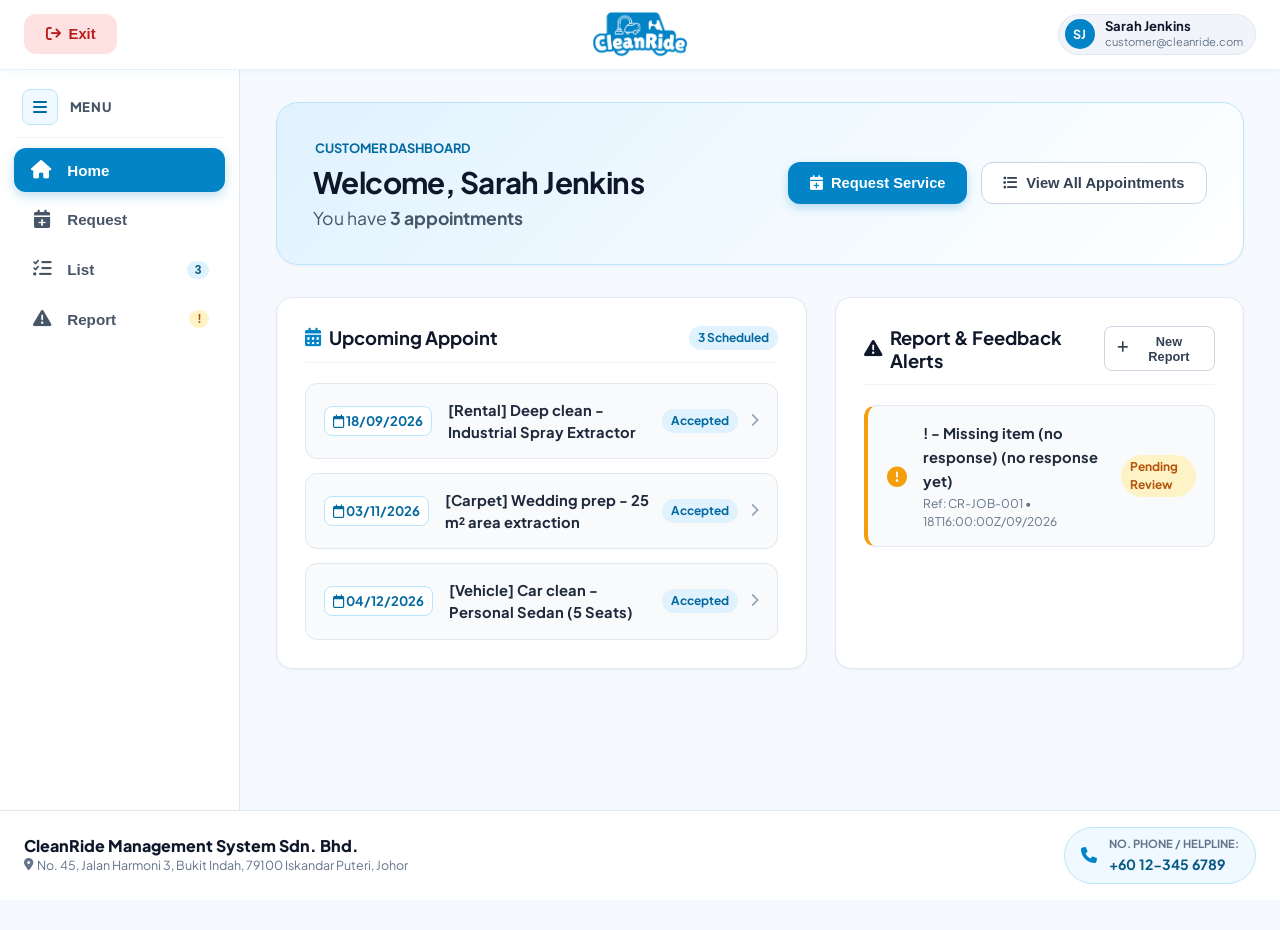
<file: customer.html>
<!DOCTYPE html>
<html lang="en">
<head>
  <meta charset="UTF-8">
  <meta name="viewport" content="width=device-width, initial-scale=1.0">
  <title>CleanRide | Customer Portal</title>
  <link rel="preconnect" href="https://fonts.googleapis.com">
  <link rel="preconnect" href="https://fonts.gstatic.com" crossorigin>
  <link href="https://fonts.googleapis.com/css2?family=Plus+Jakarta+Sans:wght@300;400;500;600;700;800&display=swap" rel="stylesheet">
  <link rel="stylesheet" href="https://cdnjs.cloudflare.com/ajax/libs/font-awesome/6.4.0/css/all.min.css">
  <link rel="stylesheet" href="customer.css">
</head>
<body class="customer-app-body">

  <!-- ================= TOP HEADER (SWAPPED WITH FOOTER) ================= -->
  <!-- Requirement: Exit is LEFT, Logo is in the CENTER, Profile is moved to the RIGHT -->
  <header class="app-top-header">
    <div class="header-inner">
      
      <!-- 1. Left: Exit -->
      <div class="header-left">
        <button class="btn btn-exit" onclick="handleExit()" title="Exit & Log Out">
          <i class="fa-solid fa-arrow-right-from-bracket"></i>
          <span>Exit</span>
        </button>
      </div>

      <!-- 2. Center: Logo (Using given CleanRide logo) -->
      <div class="header-center">
        <a href="javascript:void(0)" onclick="navigateTo('home')">
          <img src="cleanride-logo.png" alt="CleanRide Logo" class="header-logo-image">
        </a>
      </div>

      <!-- 3. Right: Profile -->
      <div class="header-right">
        <div class="header-profile-box">
          <div class="user-avatar-small" id="headerAvatar">SJ</div>
          <div class="header-profile-text">
            <strong id="headerUserName">Customer Profile</strong>
            <span id="headerUserEmail">customer@cleanride.com</span>
          </div>
        </div>
      </div>

    </div>
  </header>

  <div class="app-main-layout">
    
    <!-- ================= COLLAPSIBLE SIDEBAR ================= -->
    <!-- Requirement: Three bar brought to sidebar, "Collapse Menu" removed, no empty spaces -->
    <aside class="collapsible-sidebar" id="appSidebar">
      
      <!-- Top: Three Bar Hamburger Toggle -->
      <div class="sidebar-top-bar">
        <button class="sidebar-toggle-btn" id="sidebarToggle" title="Toggle Sidebar" onclick="toggleSidebar()">
          <i class="fa-solid fa-bars"></i>
        </button>
        <span class="sidebar-title">Menu</span>
      </div>

      <nav class="sidebar-nav">
        <button class="nav-item active" data-page="home" onclick="navigateTo('home')">
          <i class="fa-solid fa-house nav-icon"></i>
          <span class="nav-text">Home</span>
        </button>

        <button class="nav-item" data-page="request" onclick="navigateTo('request')">
          <i class="fa-solid fa-calendar-plus nav-icon"></i>
          <span class="nav-text">Request</span>
        </button>

        <button class="nav-item" data-page="list" onclick="navigateTo('list')">
          <i class="fa-solid fa-list-check nav-icon"></i>
          <span class="nav-text">List</span>
          <span class="nav-counter" id="sideApptBadge">0</span>
        </button>

        <button class="nav-item" data-page="report" onclick="navigateTo('report')">
          <i class="fa-solid fa-triangle-exclamation nav-icon"></i>
          <span class="nav-text">Report</span>
          <span class="nav-counter count-alert" id="sideReportBadge" style="display: none;">!</span>
        </button>
      </nav>

    </aside>

    <!-- ================= MAIN SCROLLABLE CONTENT ================= -->
    <main class="page-content-wrapper">
      
      <!-- ================= 1. HOMEPAGE (CUSTOMER) ================= -->
      <!-- Wireframe: Welcome, You have 1 appointment, upcoming appoint, Report -->
      <section id="view-home" class="view-panel active">
        <div class="welcome-banner-card">
          <div class="welcome-text-wrap">
            <span class="welcome-kicker"><i class="fa-solid fa-sparkles text-primary"></i> Customer Dashboard</span>
            <h2 class="welcome-heading">Welcome, <span id="homeCustName">Customer</span></h2>
            <p class="welcome-sub" id="homeApptSummary">You have <strong>0 appointments</strong></p>
          </div>
          <div class="welcome-quick-actions">
            <button class="btn btn-primary" onclick="navigateTo('request')">
              <i class="fa-solid fa-calendar-plus"></i> Request Service
            </button>
            <button class="btn btn-secondary" onclick="navigateTo('list')">
              <i class="fa-solid fa-list-ul"></i> View All Appointments
            </button>
          </div>
        </div>

        <div class="home-sections-grid">
          <!-- Card: Upcoming Appoint (Wireframe exact: 18/9/2026 - [Rental] Deep clean, etc.) -->
          <div class="card home-widget-card">
            <div class="widget-header">
              <h3><i class="fa-solid fa-calendar-days text-primary"></i> Upcoming Appoint</h3>
              <span class="badge badge-info" id="homeUpcomingBadge">0 Scheduled</span>
            </div>
            <div id="homeUpcomingList" class="upcoming-strip-list">
              <!-- Dynamically populated -->
            </div>
          </div>

          <!-- Card: Report (Wireframe exact: ! - Missing item (no response)) -->
          <div class="card home-widget-card">
            <div class="widget-header">
              <h3><i class="fa-solid fa-triangle-exclamation text-warning"></i> Report & Feedback Alerts</h3>
              <button class="btn btn-sm btn-secondary" onclick="navigateTo('report')">
                <i class="fa-solid fa-plus"></i> New Report
              </button>
            </div>
            <div id="homeReportList" class="reports-strip-list">
              <!-- Dynamically populated -->
            </div>
          </div>
        </div>
      </section>

      <!-- ================= 2. REQUEST SERVICE (CUSTOMER) ================= -->
      <!-- Wireframe: Service Booking and Customization, Customer info (empty inputs), Select service category + details & condition, special instructions, submit, + floating window cost breakdown -->
      <section id="view-request" class="view-panel">
        
        <div class="request-page-layout">
          <!-- Left Column: Form -->
          <div class="card request-form-container">
            <div class="card-header-clean">
              <span class="hero-tag"><i class="fa-solid fa-van-shuttle"></i> Mobile On-Site Service</span>
              <h2>Service Booking and Customization</h2>
              <p>Fill out your details. Our cleaning team travels directly to your designated address.</p>
            </div>

            <form id="custBookingForm" onsubmit="handleRequestSubmit(event)">
              
              <!-- Section: Customer information form (Requirement: empty full name, no phone, date) -->
              <div class="form-box">
                <h3 class="box-title"><i class="fa-solid fa-user"></i> Customer Information Form</h3>
                
                <div class="form-row">
                  <div class="form-group flex-1">
                    <label for="reqCustName">Full Name *</label>
                    <input type="text" id="reqCustName" required placeholder="Enter full name" value="">
                  </div>
                  <div class="form-group flex-1">
                    <label for="reqCustPhone">No. Phone *</label>
                    <input type="tel" id="reqCustPhone" required placeholder="Enter phone number" value="">
                  </div>
                </div>

                <div class="form-row">
                  <div class="form-group flex-2">
                    <label for="reqCustAddress">Service Address / Location *</label>
                    <input type="text" id="reqCustAddress" required placeholder="Enter service address" value="">
                  </div>
                  <div class="form-group flex-1">
                    <label for="reqCustDate">Service Date *</label>
                    <input type="date" id="reqCustDate" required onchange="checkCapacityForDate()" value="">
                    <small id="reqCapacityNotice" class="field-hint"></small>
                  </div>
                </div>
              </div>

              <!-- Section: Select service category + details and condition -->
              <div class="form-box">
                <h3 class="box-title"><i class="fa-solid fa-soap"></i> Select Service Category & Details</h3>
                
                <div class="category-pick-grid">
                  <label class="category-card">
                    <input type="radio" name="serviceCategory" value="vehicle" checked onchange="switchCategoryFields()">
                    <div class="cat-card-body">
                      <div class="cat-icon"><i class="fa-solid fa-car-side"></i></div>
                      <div>
                        <strong>Vehicle Interior</strong>
                        <span>Priced per seat / fleet</span>
                      </div>
                    </div>
                  </label>

                  <label class="category-card">
                    <input type="radio" name="serviceCategory" value="furniture" onchange="switchCategoryFields()">
                    <div class="cat-card-body">
                      <div class="cat-icon"><i class="fa-solid fa-couch"></i></div>
                      <div>
                        <strong>Sofa & Furniture</strong>
                        <span>Priced per furniture piece</span>
                      </div>
                    </div>
                  </label>

                  <label class="category-card">
                    <input type="radio" name="serviceCategory" value="carpet" onchange="switchCategoryFields()">
                    <div class="cat-card-body">
                      <div class="cat-icon"><i class="fa-solid fa-rug"></i></div>
                      <div>
                        <strong>Carpet Cleaning</strong>
                        <span>Priced per area (m²)</span>
                      </div>
                    </div>
                  </label>

                  <label class="category-card">
                    <input type="radio" name="serviceCategory" value="rental" onchange="switchCategoryFields()">
                    <div class="cat-card-body">
                      <div class="cat-icon"><i class="fa-solid fa-toolbox"></i></div>
                      <div>
                        <strong>Equipment Rental</strong>
                        <span>Extractors & steam tools / hr</span>
                      </div>
                    </div>
                  </label>
                </div>

                <!-- Dynamic Detail Boxes -->
                <!-- 1. Vehicle Details -->
                <div id="catBox-vehicle" class="category-details-well">
                  <h4 class="well-title"><i class="fa-solid fa-car"></i> Vehicle Interior Details</h4>
                  <div class="form-row">
                    <div class="form-group flex-1">
                      <label for="vPlate">Vehicle Plate Number (PK) *</label>
                      <input type="text" id="vPlate" placeholder="e.g. VDK 4921 or Fleet-01">
                    </div>
                    <div class="form-group flex-1">
                      <label for="vType">Vehicle Size / Category</label>
                      <select id="vType" onchange="calculateFloatingQuote()">
                        <option value="sedan">Personal Sedan (5 Seats) - RM 125</option>
                        <option value="suv">SUV / MPV (7 Seats) - RM 175</option>
                        <option value="bus">Company Bus / Van Fleet (Multi-vehicle)</option>
                      </select>
                    </div>
                  </div>

                  <div class="form-row" id="busDetailsRow" style="display: none;">
                    <div class="form-group flex-1">
                      <label for="vFleetCount">Number of Vehicles (Bil Vehicle)</label>
                      <input type="number" id="vFleetCount" min="1" value="1" oninput="calculateFloatingQuote()">
                    </div>
                    <div class="form-group flex-1">
                      <label for="vFleetSeats">Seats per Vehicle</label>
                      <input type="number" id="vFleetSeats" min="1" value="30" oninput="calculateFloatingQuote()">
                    </div>
                  </div>
                </div>

                <!-- 2. Furniture Details -->
                <div id="catBox-furniture" class="category-details-well" style="display: none;">
                  <h4 class="well-title"><i class="fa-solid fa-couch"></i> Sofa & Furniture Details</h4>
                  <div class="form-row">
                    <div class="form-group flex-1">
                      <label for="fItem">Furniture Item</label>
                      <select id="fItem" onchange="calculateFloatingQuote()">
                        <option value="sofa_1">Single Recliner / Armchair (RM 50)</option>
                        <option value="sofa_2">2-Seater Fabric Sofa (RM 90)</option>
                        <option value="sofa_3">3-Seater L-Shape Sofa (RM 140)</option>
                        <option value="dining_chair">Dining Chair Set (4 Chairs) (RM 70)</option>
                        <option value="mattress">Queen / King Mattress (RM 110)</option>
                        <option value="curtains">Full Set Window Curtains (RM 85)</option>
                      </select>
                    </div>
                    <div class="form-group flex-1">
                      <label for="fQty">Quantity of Items</label>
                      <input type="number" id="fQty" min="1" value="1" oninput="calculateFloatingQuote()">
                    </div>
                  </div>
                </div>

                <!-- 3. Carpet Details -->
                <div id="catBox-carpet" class="category-details-well" style="display: none;">
                  <h4 class="well-title"><i class="fa-solid fa-rug"></i> Carpet Cleaned Dimensions</h4>
                  <div class="form-row">
                    <div class="form-group flex-1">
                      <label for="cArea">Carpet Area Cleaned (in m² area²)</label>
                      <input type="number" id="cArea" min="1" value="15" oninput="calculateFloatingQuote()">
                      <small class="field-hint">Base rate: RM 8.00 per m²</small>
                    </div>
                    <div class="form-group flex-1">
                      <label for="cType">Carpet Material / Pile</label>
                      <select id="cType" onchange="calculateFloatingQuote()">
                        <option value="standard">Standard Low-Pile Office / Rug</option>
                        <option value="shag">Shag / High-Pile Luxury Rug (+RM 20)</option>
                        <option value="wool">Persian / Delicate Wool (+RM 35)</option>
                      </select>
                    </div>
                  </div>
                </div>

                <!-- 4. Rental Details -->
                <div id="catBox-rental" class="category-details-well" style="display: none;">
                  <h4 class="well-title"><i class="fa-solid fa-toolbox"></i> Rental Tool Selection</h4>
                  <div class="form-row">
                    <div class="form-group flex-1">
                      <label for="rTool">Select Equipment to Borrow</label>
                      <select id="rTool" onchange="calculateFloatingQuote()">
                        <option value="extractor">Industrial Spray-Extraction Machine (RM 25 / hr)</option>
                        <option value="steam">High-Temp Sanitizing Steam Cleaner (RM 30 / hr)</option>
                        <option value="vacuum">Heavy-Duty Wet & Dry Extractor Vacuum (RM 20 / hr)</option>
                        <option value="blower">Rapid Turbo Carpet Air Blower (RM 15 / hr)</option>
                        <option value="full_kit">Complete Pro Detailing Kit (RM 65 / hr)</option>
                      </select>
                    </div>
                    <div class="form-group flex-1">
                      <label for="rHours">Rental Duration (Hours)</label>
                      <input type="number" id="rHours" min="1" max="48" value="3" oninput="calculateFloatingQuote()">
                    </div>
                  </div>
                </div>

                <!-- Condition & Dirtiness (PDF Requirement) -->
                <div class="condition-picker-wrap">
                  <label class="sub-label"><i class="fa-solid fa-fire-flame-curved"></i> Condition / Dirtiness Severity</label>
                  <div class="dirtiness-selector-pills">
                    <label class="dirt-pill">
                      <input type="radio" name="dirtLevel" value="light" checked onchange="calculateFloatingQuote()">
                      <div class="pill-body">
                        <strong>Light</strong>
                        <span>1.0x Base</span>
                      </div>
                    </label>
                    <label class="dirt-pill">
                      <input type="radio" name="dirtLevel" value="medium" onchange="calculateFloatingQuote()">
                      <div class="pill-body">
                        <strong>Medium</strong>
                        <span>1.25x Multiplier</span>
                      </div>
                    </label>
                    <label class="dirt-pill">
                      <input type="radio" name="dirtLevel" value="heavy" onchange="calculateFloatingQuote()">
                      <div class="pill-body">
                        <strong>Heavy</strong>
                        <span>1.50x Deep Stains</span>
                      </div>
                    </label>
                  </div>
                </div>
              </div>

              <!-- Section: Special Instructions (Wireframe exact) -->
              <div class="form-box">
                <h3 class="box-title"><i class="fa-solid fa-comment-dots"></i> Special Instructions</h3>
                <div class="form-group">
                  <textarea id="reqSpecialInstructions" rows="3" placeholder="e.g. Gate pass required at guardhouse, water tap available on car porch..."></textarea>
                </div>
              </div>

              <!-- Submit Button (Wireframe exact: Submit) -->
              <div class="form-submit-row">
                <button type="submit" class="btn btn-primary btn-lg" id="btnRequestSubmit">
                  <i class="fa-solid fa-lock"></i> Submit & Proceed to Deposit Payment
                </button>
              </div>

            </form>
          </div>

          <!-- Right Column: Floating window that shows booking cost breakdown (Wireframe note) -->
          <div class="floating-cost-sidebar">
            <div class="card floating-quote-card">
              <div class="floating-header">
                <h3><i class="fa-solid fa-receipt text-primary"></i> Cost Breakdown</h3>
                <span class="live-tag"><span class="pulse-dot"></span> Live Estimate</span>
              </div>

              <div class="floating-body">
                <div class="quote-stat-line">
                  <span class="lbl" id="fltServiceTitle">Vehicle Interior (Sedan)</span>
                  <span class="val" id="fltBasePrice">RM 125.00</span>
                </div>

                <div class="quote-stat-line">
                  <span class="lbl">Condition Multiplier (<span id="fltDirtLevel">Light</span>)</span>
                  <span class="val" id="fltDirtMultiplier">1.00x</span>
                </div>

                <div class="quote-stat-line">
                  <span class="lbl">Travel / On-Site Dispatch</span>
                  <span class="val text-success">Included</span>
                </div>

                <div class="quote-divider"></div>

                <div class="quote-total-block">
                  <span class="tot-label">Estimated Total:</span>
                  <span class="tot-price" id="fltTotalPrice">RM 125.00</span>
                </div>

                <!-- 30% Deposit Box -->
                <div class="dep-pill-box">
                  <div class="dep-line">
                    <span>Payable Deposit (30%):</span>
                    <strong id="fltDepositPrice">RM 37.50</strong>
                  </div>
                  <div class="dep-line">
                    <span>Remaining (Face-to-Face):</span>
                    <span id="fltRemainingPrice">RM 87.50</span>
                  </div>
                  <small class="dep-hint">
                    <i class="fa-solid fa-shield-halved"></i> Remaining balance paid on-site after service is inspected.
                  </small>
                </div>
              </div>
            </div>
          </div>
        </div>

      </section>

      <!-- ================= 3. DISPLAY APPOINTMENT LIST (CUSTOMER) ================= -->
      <!-- Wireframe: "You have 3 upcoming appointment", appointment 1 [details], appointment 2 [details], etc. + details will shows as pop out window -->
      <section id="view-list" class="view-panel">
        <div class="list-header-banner">
          <div>
            <h2 id="apptListTitle">You have 0 upcoming appointment</h2>
            <p>Track scheduled cleaning appointments, owner contacts, and days countdown.</p>
          </div>
          <button class="btn btn-secondary" onclick="renderAppointmentList()">
            <i class="fa-solid fa-rotate-right"></i> Refresh
          </button>
        </div>

        <div id="appointmentListContainer" class="appointments-vertical-stack">
          <!-- Dynamically populated appointments -->
        </div>
      </section>

      <!-- ================= 4. LODGE COMPLAINT / REPORT (CUSTOMER) ================= -->
      <!-- Wireframe: 2-column layout: Left column = "form", Right column = "submitted reports" -->
      <section id="view-report" class="view-panel">
        <div class="report-two-col-grid">
          
          <!-- Column 1: Form (Wireframe exact) -->
          <div class="card report-form-card">
            <div class="card-header-clean">
              <h2><i class="fa-solid fa-file-pen text-warning"></i> Lodge Complaint / Report</h2>
              <p>Submit feedback or issues directly to our operations manager.</p>
            </div>

            <form id="lodgeReportForm" onsubmit="handleReportSubmit(event)">
              <div class="form-group">
                <label for="reportApptSelect">Select Appointment / Job Reference *</label>
                <select id="reportApptSelect" required>
                  <!-- Filled dynamically -->
                </select>
              </div>

              <div class="form-group">
                <label for="reportCategory">Issue Category *</label>
                <select id="reportCategory" required>
                  <option value="Missing Item">Missing Item / Unreturned Tool</option>
                  <option value="Stains Not Cleaned">Stains Not Cleaned / Incomplete Service</option>
                  <option value="Schedule Delay">Cleaner Arrived Late</option>
                  <option value="Equipment Issue">Rental Equipment Malfunction</option>
                  <option value="Payment Inquiry">Deposit / Payment Inquiry</option>
                  <option value="Other">Other Concern</option>
                </select>
              </div>

              <div class="form-group">
                <label for="reportSubject">Subject Summary *</label>
                <input type="text" id="reportSubject" required placeholder="e.g. Missing nozzle attachment on vacuum">
              </div>

              <div class="form-group">
                <label for="reportDetails">Detailed Report Description *</label>
                <textarea id="reportDetails" rows="4" required placeholder="Describe what happened so our management team can assist you immediately..."></textarea>
              </div>

              <button type="submit" class="btn btn-warning btn-lg">
                <i class="fa-solid fa-paper-plane"></i> Submit Report
              </button>
            </form>
          </div>

          <!-- Column 2: Submitted Reports (Wireframe exact) -->
          <div class="card report-history-card">
            <div class="card-header-clean">
              <h2><i class="fa-solid fa-inbox text-primary"></i> Submitted Reports</h2>
              <p>Track your complaints and responses from management.</p>
            </div>

            <div id="submittedReportsContainer" class="reports-feed">
              <!-- Dynamically populated reports -->
            </div>
          </div>

        </div>
      </section>

    </main>
  </div>

  <!-- ================= BOTTOM FOOTER (SWAPPED WITH HEADER) ================= -->
  <!-- Requirement: Header information moved to Footer (Full company name, address, no phone) -->
  <footer class="app-bottom-footer">
    <div class="footer-layout">
      <div class="footer-company-info">
        <h2 class="footer-company-name">CleanRide Management System Sdn. Bhd.</h2>
        <p class="footer-company-address">
          <i class="fa-solid fa-location-dot"></i> No. 45, Jalan Harmoni 3, Bukit Indah, 79100 Iskandar Puteri, Johor
        </p>
      </div>

      <div class="footer-phone-chip">
        <i class="fa-solid fa-phone"></i>
        <div>
          <span class="phone-label">No. Phone / Helpline:</span>
          <strong class="phone-number">+60 12-345 6789</strong>
        </div>
      </div>
    </div>
  </footer>

  <!-- ================= POP-OUT WINDOWS / MODALS ================= -->

  <!-- Modal 1: Payment (Customer) -->
  <div id="popPaymentModal" class="modal-overlay">
    <div class="modal-card modal-popout">
      <div class="modal-header">
        <div class="modal-title">
          <i class="fa-solid fa-credit-card text-primary"></i>
          <h3>Pay Deposit</h3>
        </div>
        <button class="modal-close-btn" onclick="closeModal('popPaymentModal')">&times;</button>
      </div>

      <div class="modal-body">
        <div class="pop-field-group">
          <label class="pop-label">Booking Reference</label>
          <div class="pop-ref-box" id="payModalRef">CR-JOB-001</div>
        </div>

        <div class="pop-amount-highlight">
          <span>Required 30% Deposit:</span>
          <strong id="payModalDepositVal">RM 37.50</strong>
        </div>

        <div class="pop-field-group">
          <label class="pop-label">Payment Method</label>
          <div class="pay-method-grid">
            <label class="method-option active">
              <input type="radio" name="popPayMethod" value="card" checked>
              <span><i class="fa-solid fa-credit-card"></i> Card</span>
            </label>
            <label class="method-option">
              <input type="radio" name="popPayMethod" value="fpx">
              <span><i class="fa-solid fa-building-columns"></i> FPX Bank</span>
            </label>
            <label class="method-option">
              <input type="radio" name="popPayMethod" value="ewallet">
              <span><i class="fa-solid fa-wallet"></i> Touch 'n Go</span>
            </label>
          </div>
        </div>

        <div class="pop-field-group">
          <label class="pop-label">Cardholder / Payer Information</label>
          <input type="text" id="payModalCardName" placeholder="Cardholder Name" class="mb-2">
          <input type="text" value="•••• •••• •••• 4242" readonly class="mb-2">
          <div class="form-row">
            <input type="text" value="12/28" readonly class="flex-1">
            <input type="text" value="888" readonly class="flex-1">
          </div>
        </div>

        <div class="alert alert-info">
          <i class="fa-solid fa-shield-check"></i>
          <span>Secure deposit gateway. Remaining balance will be settled face-to-face upon job completion.</span>
        </div>
      </div>

      <div class="modal-footer">
        <button type="button" class="btn btn-secondary" onclick="closeModal('popPaymentModal')">
          Cancel
        </button>
        <button type="button" class="btn btn-primary" id="btnSubmitDepositPay" onclick="confirmPaymentAndCreateJob()">
          <i class="fa-solid fa-check"></i> Submit Deposit Payment
        </button>
      </div>
    </div>
  </div>

  <!-- Modal 2: Appointment Details Pop Out Window -->
  <div id="popApptDetailsModal" class="modal-overlay">
    <div class="modal-card modal-lg">
      <div class="modal-header">
        <div class="modal-title">
          <i class="fa-solid fa-file-invoice text-primary"></i>
          <h3 id="popApptModalTitle">Appointment Details</h3>
        </div>
        <button class="modal-close-btn" onclick="closeModal('popApptDetailsModal')">&times;</button>
      </div>

      <div class="modal-body" id="popApptModalBody">
        <!-- Injected dynamically via JS -->
      </div>

      <div class="modal-footer">
        <button class="btn btn-secondary" onclick="closeModal('popApptDetailsModal')">
          Close Window
        </button>
      </div>
    </div>
  </div>

  <!-- Toast Container -->
  <div id="toastContainer" class="toast-container"></div>

  <!-- Scripts -->
  <script src="auth.js"></script>
  <script src="customer.js"></script>
</body>
</html>
</file>
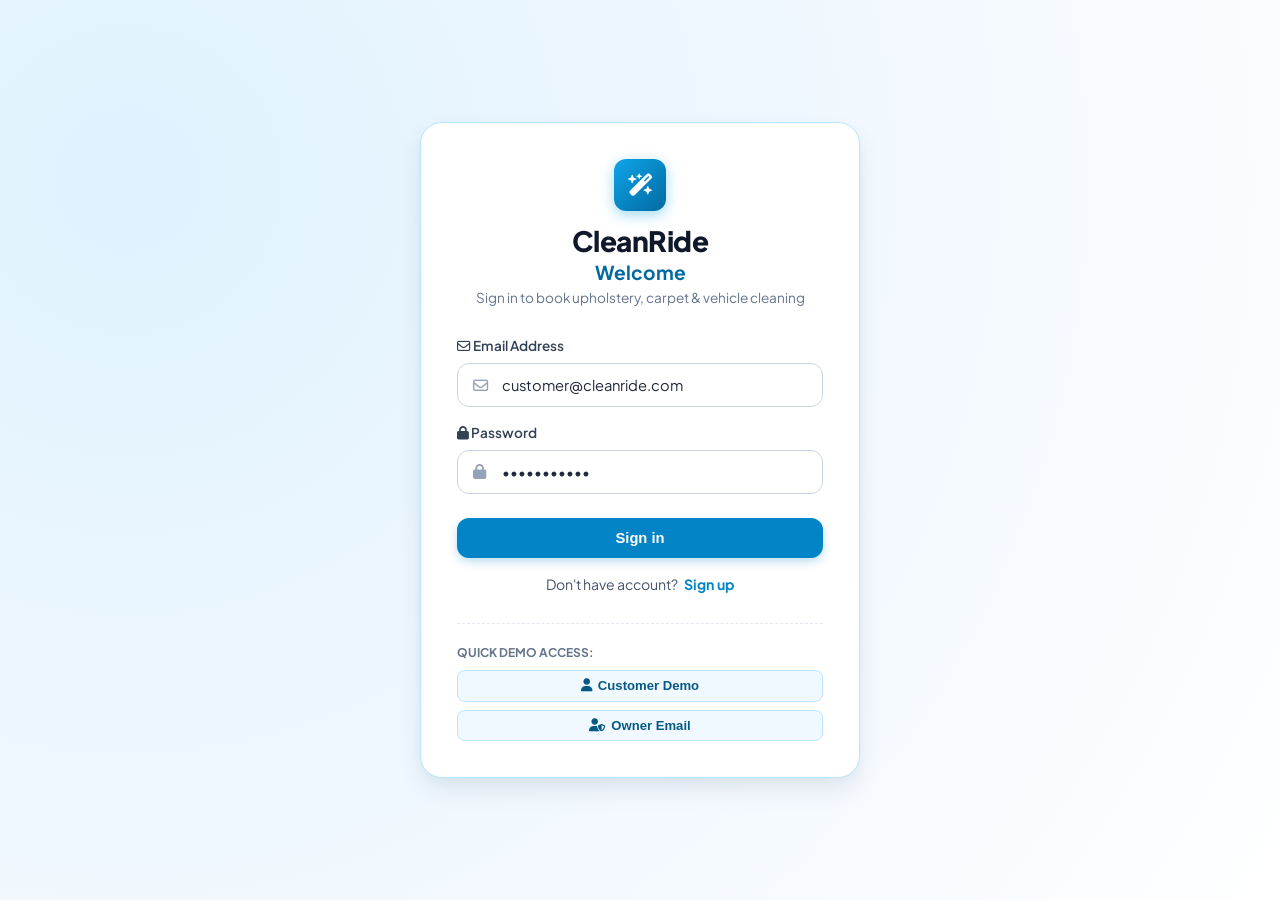
<file: login.html>
<!DOCTYPE html>
<html lang="en">
<head>
  <meta charset="UTF-8">
  <meta name="viewport" content="width=device-width, initial-scale=1.0">
  <title>CleanRide | Sign In / Sign Up</title>
  <link rel="preconnect" href="https://fonts.googleapis.com">
  <link rel="preconnect" href="https://fonts.gstatic.com" crossorigin>
  <link href="https://fonts.googleapis.com/css2?family=Plus+Jakarta+Sans:wght@300;400;500;600;700;800&display=swap" rel="stylesheet">
  <link rel="stylesheet" href="https://cdnjs.cloudflare.com/ajax/libs/font-awesome/6.4.0/css/all.min.css">
  <link rel="stylesheet" href="style.css">
</head>
<body class="auth-body">
  <div class="auth-container">
    
    <!-- Sign In Card (matches exact wireframe: CleanRide, Welcome, email, password, Sign in, Don't have account? Sign up) -->
    <div class="auth-card" id="signinBox">
      <div class="auth-header">
        <div class="auth-brand-icon">
          <i class="fa-solid fa-wand-magic-sparkles"></i>
        </div>
        <h1 class="brand-title-large">CleanRide</h1>
        <h2 class="auth-subtitle">Welcome</h2>
        <p class="auth-caption">Sign in to book upholstery, carpet & vehicle cleaning</p>
      </div>

      <form id="signinForm" onsubmit="handleSignIn(event)">
        <div class="form-group auth-field">
          <label for="signinEmail">
            <i class="fa-regular fa-envelope"></i> Email Address
          </label>
          <div class="input-with-icon">
            <i class="fa-regular fa-envelope field-icon"></i>
            <input type="email" id="signinEmail" required placeholder="name@example.com" value="customer@cleanride.com">
          </div>
        </div>

        <div class="form-group auth-field">
          <label for="signinPassword">
            <i class="fa-solid fa-lock"></i> Password
          </label>
          <div class="input-with-icon">
            <i class="fa-solid fa-lock field-icon"></i>
            <input type="password" id="signinPassword" required placeholder="••••••••" value="password123">
          </div>
        </div>

        <div class="auth-action-row">
          <button type="submit" class="btn btn-primary auth-submit-btn">
            Sign in
          </button>
          <div class="auth-switch-text">
            <span>Don't have account?</span>
            <a href="javascript:void(0)" onclick="toggleAuthMode('signup')" class="auth-link">Sign up</a>
          </div>
        </div>
      </form>

      <!-- Quick Demo Account Fillers -->
      <div class="demo-account-pills">
        <span class="demo-label">Quick Demo Access:</span>
        <button type="button" class="btn-demo-pill" onclick="fillDemo('customer')">
          <i class="fa-solid fa-user"></i> Customer Demo
        </button>
        <button type="button" class="btn-demo-pill" onclick="fillDemo('owner')">
          <i class="fa-solid fa-user-shield"></i> Owner Email
        </button>
      </div>
    </div>

    <!-- Sign Up Card -->
    <div class="auth-card" id="signupBox" style="display: none;">
      <div class="auth-header">
        <div class="auth-brand-icon">
          <i class="fa-solid fa-wand-magic-sparkles"></i>
        </div>
        <h1 class="brand-title-large">CleanRide</h1>
        <h2 class="auth-subtitle">Create Account</h2>
        <p class="auth-caption">Join CleanRide for fast mobile upholstery services</p>
      </div>

      <form id="signupForm" onsubmit="handleSignUp(event)">
        <div class="form-group auth-field">
          <label for="signupName"><i class="fa-regular fa-user"></i> Full Name</label>
          <div class="input-with-icon">
            <i class="fa-regular fa-user field-icon"></i>
            <input type="text" id="signupName" required placeholder="e.g. Sarah Jenkins">
          </div>
        </div>

        <div class="form-group auth-field">
          <label for="signupEmail"><i class="fa-regular fa-envelope"></i> Email Address</label>
          <div class="input-with-icon">
            <i class="fa-regular fa-envelope field-icon"></i>
            <input type="email" id="signupEmail" required placeholder="name@example.com">
          </div>
        </div>

        <div class="form-group auth-field">
          <label for="signupPassword"><i class="fa-solid fa-lock"></i> Password</label>
          <div class="input-with-icon">
            <i class="fa-solid fa-lock field-icon"></i>
            <input type="password" id="signupPassword" required placeholder="Create a password">
          </div>
        </div>

        <div class="auth-action-row">
          <button type="submit" class="btn btn-primary auth-submit-btn">
            Sign up
          </button>
          <div class="auth-switch-text">
            <span>Already have account?</span>
            <a href="javascript:void(0)" onclick="toggleAuthMode('signin')" class="auth-link">Sign in</a>
          </div>
        </div>
      </form>
    </div>

  </div>

  <div id="toastContainer" class="toast-container"></div>

  <script src="auth.js"></script>
  <script>
    function toggleAuthMode(mode) {
      document.getElementById('signinBox').style.display = (mode === 'signin') ? 'block' : 'none';
      document.getElementById('signupBox').style.display = (mode === 'signup') ? 'block' : 'none';
    }

    function fillDemo(type) {
      if (type === 'customer') {
        document.getElementById('signinEmail').value = 'customer@cleanride.com';
        document.getElementById('signinPassword').value = 'password123';
        showToast('Filled Customer credentials', 'info');
      } else {
        document.getElementById('signinEmail').value = 'owner@cleanride.com';
        document.getElementById('signinPassword').value = 'admin123';
        showToast('Filled Owner / Operations Manager credentials', 'info');
      }
    }

    function handleSignIn(e) {
      e.preventDefault();
      const email = document.getElementById('signinEmail').value;
      const pass = document.getElementById('signinPassword').value;

      const res = loginUser(email, pass);
      if (res.success) {
        showToast(`Welcome back, ${res.user.fullName}! Redirecting...`, 'success');
        setTimeout(() => {
          if (res.user.role === 'customer') {
            window.location.href = 'customer.html';
          } else {
            // For now if owner, alert or redirect
            window.location.href = 'customer.html'; // Or owner page when created
          }
        }, 600);
      } else {
        showToast('Invalid credentials.', 'danger');
      }
    }

    function handleSignUp(e) {
      e.preventDefault();
      const name = document.getElementById('signupName').value;
      const email = document.getElementById('signupEmail').value;
      const pass = document.getElementById('signupPassword').value;

      const res = registerUser(name, email, pass, 'customer');
      if (res.success) {
        showToast(`Account created for ${res.user.fullName}! Redirecting to customer portal...`, 'success');
        setTimeout(() => {
          window.location.href = 'customer.html';
        }, 650);
      } else {
        showToast(res.message, 'danger');
      }
    }

    function showToast(message, type = 'info') {
      const container = document.getElementById('toastContainer');
      const toast = document.createElement('div');
      toast.className = `toast toast-${type}`;
      toast.innerHTML = `<span>${message}</span>`;
      container.appendChild(toast);
      setTimeout(() => {
        toast.style.opacity = '0';
        setTimeout(() => toast.remove(), 250);
      }, 3000);
    }
  </script>
</body>
</html>
</file>
<file: customer.css>
/* =========================================================
   CleanRide Management System - Customer Portal Styles
   ========================================================= */

:root {
  /* Soft Blue Palette */
  --primary-50: #f0f9ff;
  --primary-100: #e0f2fe;
  --primary-200: #bae6fd;
  --primary-300: #7dd3fc;
  --primary-400: #38bdf8;
  --primary-500: #0ea5e9;
  --primary-600: #0284c7;
  --primary-700: #0369a1;
  --primary-800: #075985;
  --primary-900: #0c4a6e;

  /* Slate Neutrals */
  --slate-50: #f8fafc;
  --slate-100: #f1f5f9;
  --slate-200: #e2e8f0;
  --slate-300: #cbd5e1;
  --slate-400: #94a3b8;
  --slate-500: #64748b;
  --slate-600: #475569;
  --slate-700: #334155;
  --slate-800: #1e293b;
  --slate-900: #0f172a;

  /* Functional Accents */
  --emerald-500: #10b981;
  --emerald-100: #d1fae5;
  --emerald-700: #047857;

  --amber-500: #f59e0b;
  --amber-100: #fef3c7;
  --amber-700: #b45309;

  --rose-500: #ef4444;
  --rose-100: #fee2e2;
  --rose-700: #b91c1c;

  /* Radii & Shadows */
  --radius-sm: 8px;
  --radius-md: 12px;
  --radius-lg: 16px;
  --radius-xl: 22px;
  --shadow-sm: 0 1px 3px rgba(15, 23, 42, 0.05);
  --shadow-md: 0 4px 14px -2px rgba(15, 23, 42, 0.07), 0 2px 6px -2px rgba(14, 165, 233, 0.04);
  --shadow-lg: 0 12px 28px -4px rgba(15, 23, 42, 0.1), 0 4px 12px -2px rgba(14, 165, 233, 0.06);
  --shadow-floating: 0 16px 36px -6px rgba(2, 132, 199, 0.2);

  --font-main: 'Plus Jakarta Sans', system-ui, -apple-system, sans-serif;
  --transition: all 0.22s cubic-bezier(0.4, 0, 0.2, 1);
  --sidebar-width: 240px;
  --sidebar-collapsed-width: 72px;
}

/* Base Reset */
* {
  margin: 0;
  padding: 0;
  box-sizing: border-box;
}

html, body {
  font-family: var(--font-main);
  background-color: #f6faff;
  color: var(--slate-800);
  line-height: 1.5;
  -webkit-font-smoothing: antialiased;
  min-height: 100vh;
}

h1, h2, h3, h4 {
  font-weight: 700;
  color: var(--slate-900);
  line-height: 1.25;
}

p {
  color: var(--slate-600);
  font-size: 0.92rem;
}

a {
  color: var(--primary-600);
  text-decoration: none;
}

/* =========================================================
   1. CUSTOMER PORTAL APPLICATION SHELL
   ========================================================= */
.customer-app-body {
  display: flex;
  flex-direction: column;
  min-height: 100vh;
}

/* =========================================================
   2. TOP HEADER (SWAPPED WITH FOOTER)
   Requirement:
   - Exit is LEFT
   - Logo in the CENTER (Using cleanride-logo.png)
   - Profile moved to the RIGHT
   ========================================================= */
.app-top-header {
  position: sticky;
  top: 0;
  z-index: 100;
  background: #ffffff;
  border-bottom: 1.5px solid var(--primary-100);
  box-shadow: 0 2px 10px rgba(14, 165, 233, 0.05);
}

.header-inner {
  display: flex;
  justify-content: space-between;
  align-items: center;
  padding: 0.65rem 1.5rem;
  max-width: 1440px;
  margin: 0 auto;
}

/* Left: Exit */
.header-left {
  flex: 1;
  display: flex;
  justify-content: flex-start;
  align-items: center;
}

.btn-exit {
  background: var(--rose-100);
  color: var(--rose-700);
  border: 1px solid rgba(239, 68, 68, 0.25);
  padding: 0.5rem 1rem;
  font-size: 0.85rem;
  border-radius: var(--radius-md);
  cursor: pointer;
  display: inline-flex;
  align-items: center;
  gap: 6px;
  font-weight: 700;
  transition: var(--transition);
}

.btn-exit:hover {
  background: var(--rose-500);
  color: #fff;
}

/* Center: Logo */
.header-center {
  flex: 1;
  display: flex;
  justify-content: center;
  align-items: center;
}

.header-logo-image {
  height: 48px;
  width: auto;
  max-width: 170px;
  object-fit: contain;
  display: block;
  cursor: pointer;
}

/* Right: Profile */
.header-right {
  flex: 1;
  display: flex;
  justify-content: flex-end;
  align-items: center;
}

.header-profile-box {
  display: flex;
  align-items: center;
  gap: 0.65rem;
  background: var(--slate-100);
  padding: 4px 12px 4px 6px;
  border-radius: 999px;
  border: 1px solid var(--slate-200);
}

.user-avatar-small {
  width: 30px;
  height: 30px;
  border-radius: 50%;
  background: var(--primary-600);
  color: #fff;
  font-weight: 700;
  font-size: 0.78rem;
  display: flex;
  align-items: center;
  justify-content: center;
}

.header-profile-text {
  display: flex;
  flex-direction: column;
}

.header-profile-text strong {
  font-size: 0.82rem;
  color: var(--slate-900);
  line-height: 1.1;
}

.header-profile-text span {
  font-size: 0.7rem;
  color: var(--slate-500);
}

/* =========================================================
   3. SIDEBAR (THREE BAR AT TOP, NO EMPTY SPACES)
   Requirement:
   - Bring three bar to sidebar
   - Remove "Collapse Menu" button
   - No empty spaces in sidebar
   ========================================================= */
.app-main-layout {
  display: flex;
  flex: 1;
  max-width: 1440px;
  width: 100%;
  margin: 0 auto;
}

.collapsible-sidebar {
  width: var(--sidebar-width);
  min-width: var(--sidebar-width);
  background: #ffffff;
  border-right: 1.5px solid var(--slate-200);
  display: flex;
  flex-direction: column;
  justify-content: flex-start;
  padding: 0.85rem;
  transition: width 0.25s cubic-bezier(0.4, 0, 0.2, 1);
  position: sticky;
  top: 66px;
  height: calc(100vh - 66px - 64px);
  overflow-y: auto;
}

.collapsible-sidebar.collapsed {
  width: var(--sidebar-collapsed-width);
  min-width: var(--sidebar-collapsed-width);
  padding: 0.85rem 0.5rem;
}

/* Top: Three Bar Hamburger Toggle */
.sidebar-top-bar {
  display: flex;
  align-items: center;
  gap: 0.75rem;
  padding: 0.35rem 0.5rem 0.75rem;
  border-bottom: 1px solid var(--slate-100);
  margin-bottom: 0.65rem;
}

.sidebar-toggle-btn {
  background: var(--primary-50);
  border: 1px solid var(--primary-200);
  color: var(--primary-700);
  width: 36px;
  height: 36px;
  min-width: 36px;
  border-radius: var(--radius-sm);
  cursor: pointer;
  display: flex;
  align-items: center;
  justify-content: center;
  font-size: 1rem;
  transition: var(--transition);
}

.sidebar-toggle-btn:hover {
  background: var(--primary-600);
  color: #fff;
  border-color: var(--primary-600);
}

.sidebar-title {
  font-size: 0.82rem;
  font-weight: 800;
  text-transform: uppercase;
  letter-spacing: 0.05em;
  color: var(--slate-600);
  white-space: nowrap;
}

.collapsible-sidebar.collapsed .sidebar-title {
  display: none;
}

/* Navigation items without empty gaps */
.sidebar-nav {
  display: flex;
  flex-direction: column;
  gap: 0.35rem;
}

.nav-item {
  display: flex;
  align-items: center;
  gap: 0.85rem;
  padding: 0.8rem 1rem;
  border-radius: var(--radius-md);
  border: none;
  background: transparent;
  color: var(--slate-600);
  font-size: 0.95rem;
  font-weight: 600;
  cursor: pointer;
  transition: var(--transition);
  width: 100%;
  text-align: left;
  white-space: nowrap;
  position: relative;
}

.nav-item .nav-icon {
  font-size: 1.15rem;
  min-width: 24px;
  text-align: center;
}

.nav-item:hover {
  background: var(--primary-50);
  color: var(--primary-700);
}

.nav-item.active {
  background: var(--primary-600);
  color: #ffffff;
  box-shadow: 0 4px 12px rgba(2, 132, 199, 0.25);
}

.nav-counter {
  margin-left: auto;
  font-size: 0.75rem;
  font-weight: 700;
  padding: 2px 8px;
  border-radius: 999px;
  background: var(--primary-100);
  color: var(--primary-800);
}

.nav-item.active .nav-counter {
  background: rgba(255, 255, 255, 0.25);
  color: #fff;
}

.count-alert {
  background: var(--amber-100);
  color: var(--amber-700);
}

.collapsible-sidebar.collapsed .nav-text,
.collapsible-sidebar.collapsed .nav-counter {
  display: none;
}

/* =========================================================
   4. SCROLLABLE PAGE CONTENT
   ========================================================= */
.page-content-wrapper {
  flex: 1;
  padding: 2rem 2.25rem 4rem;
  overflow-y: auto;
}

.view-panel {
  display: none;
}

.view-panel.active {
  display: block;
  animation: fadeIn 0.2s ease-out;
}

@keyframes fadeIn {
  from { opacity: 0; transform: translateY(6px); }
  to { opacity: 1; transform: translateY(0); }
}

/* =========================================================
   5. HOMEPAGE VIEW
   ========================================================= */
.welcome-banner-card {
  background: linear-gradient(135deg, #e0f2fe 0%, #f0f9ff 50%, #ffffff 100%);
  border: 1.5px solid var(--primary-200);
  border-radius: var(--radius-xl);
  padding: 2rem 2.25rem;
  margin-bottom: 2rem;
  display: flex;
  justify-content: space-between;
  align-items: center;
  box-shadow: var(--shadow-sm);
}

.welcome-kicker {
  font-size: 0.8rem;
  font-weight: 700;
  text-transform: uppercase;
  color: var(--primary-700);
  display: inline-block;
  margin-bottom: 0.4rem;
}

.welcome-heading {
  font-size: 1.85rem;
  letter-spacing: -0.02em;
}

.welcome-sub {
  font-size: 1.1rem;
  color: var(--slate-600);
  margin-top: 4px;
}

.welcome-quick-actions {
  display: flex;
  gap: 0.85rem;
}

.home-sections-grid {
  display: grid;
  grid-template-columns: 1.3fr 1fr;
  gap: 1.75rem;
}

.home-widget-card {
  background: #fff;
  border: 1px solid var(--slate-200);
  border-radius: var(--radius-lg);
  padding: 1.5rem;
  box-shadow: var(--shadow-sm);
}

.widget-header {
  display: flex;
  justify-content: space-between;
  align-items: center;
  margin-bottom: 1.25rem;
  padding-bottom: 0.75rem;
  border-bottom: 1px solid var(--slate-100);
}

.widget-header h3 {
  font-size: 1.15rem;
  display: flex;
  align-items: center;
  gap: 0.5rem;
}

.upcoming-strip-list, .reports-strip-list {
  display: flex;
  flex-direction: column;
  gap: 0.85rem;
}

.strip-item {
  background: var(--slate-50);
  border: 1px solid var(--slate-200);
  border-radius: var(--radius-md);
  padding: 0.95rem 1.15rem;
  display: flex;
  justify-content: space-between;
  align-items: center;
  cursor: pointer;
  transition: var(--transition);
}

.strip-item:hover {
  background: var(--primary-50);
  border-color: var(--primary-300);
  transform: translateY(-1px);
}

.strip-left {
  display: flex;
  align-items: center;
  gap: 1rem;
}

.strip-date {
  font-size: 0.82rem;
  font-weight: 700;
  color: var(--primary-700);
  background: #fff;
  padding: 4px 8px;
  border-radius: var(--radius-sm);
  border: 1px solid var(--primary-200);
  white-space: nowrap;
}

.strip-title {
  font-size: 0.92rem;
  font-weight: 700;
  color: var(--slate-800);
}

.strip-right {
  display: flex;
  align-items: center;
  gap: 0.75rem;
}

.strip-arrow {
  color: var(--slate-400);
  font-size: 0.85rem;
}

.strip-alert-item {
  border-left: 4px solid var(--amber-500);
}

.alert-exclamation {
  color: var(--amber-500);
  font-size: 1.25rem;
}

.strip-sub {
  display: block;
  font-size: 0.75rem;
  color: var(--slate-500);
  margin-top: 2px;
}

.empty-state-card {
  padding: 2.5rem 1.5rem;
  text-align: center;
  color: var(--slate-400);
  display: flex;
  flex-direction: column;
  align-items: center;
  gap: 0.75rem;
}

.empty-state-card i {
  font-size: 2rem;
  color: var(--slate-300);
}

/* =========================================================
   6. REQUEST FORM & FLOATING WINDOW
   ========================================================= */
.request-page-layout {
  display: grid;
  grid-template-columns: 1.6fr 1fr;
  gap: 1.75rem;
  align-items: start;
}

.card {
  background: #ffffff;
  border: 1px solid var(--slate-200);
  border-radius: var(--radius-lg);
  padding: 1.75rem;
  box-shadow: var(--shadow-sm);
}

.request-form-container {
  padding: 2rem;
}

.card-header-clean {
  margin-bottom: 1.75rem;
  padding-bottom: 1.25rem;
  border-bottom: 1px solid var(--slate-100);
}

.card-header-clean h2 {
  font-size: 1.45rem;
  margin: 0.4rem 0 0.25rem;
}

.hero-tag {
  display: inline-flex;
  align-items: center;
  gap: 6px;
  font-size: 0.75rem;
  font-weight: 700;
  color: var(--primary-700);
  background: var(--primary-100);
  padding: 3px 10px;
  border-radius: 999px;
  text-transform: uppercase;
}

.form-box {
  margin-bottom: 1.75rem;
  padding-bottom: 1.5rem;
  border-bottom: 1px dashed var(--slate-200);
}

.box-title {
  font-size: 1.05rem;
  font-weight: 700;
  color: var(--slate-800);
  margin-bottom: 1rem;
  display: flex;
  align-items: center;
  gap: 0.5rem;
}

.form-row {
  display: flex;
  gap: 1rem;
  margin-bottom: 1rem;
}

.form-group {
  display: flex;
  flex-direction: column;
  margin-bottom: 1rem;
}

.flex-1 { flex: 1; }
.flex-2 { flex: 2; }

label {
  font-size: 0.85rem;
  font-weight: 600;
  color: var(--slate-700);
  margin-bottom: 0.4rem;
}

input, select, textarea {
  width: 100%;
  padding: 0.75rem 0.95rem;
  font-size: 0.92rem;
  font-family: inherit;
  color: var(--slate-800);
  background: #fff;
  border: 1px solid var(--slate-300);
  border-radius: var(--radius-md);
  outline: none;
  transition: var(--transition);
}

input:focus, select:focus, textarea:focus {
  border-color: var(--primary-500);
  box-shadow: 0 0 0 3px rgba(14, 165, 233, 0.15);
}

.field-hint {
  font-size: 0.78rem;
  color: var(--slate-500);
  margin-top: 0.35rem;
}

/* Category Pick Grid */
.category-pick-grid {
  display: grid;
  grid-template-columns: repeat(2, 1fr);
  gap: 0.85rem;
  margin-bottom: 1.25rem;
}

.category-card {
  position: relative;
  cursor: pointer;
}

.category-card input {
  position: absolute;
  opacity: 0;
}

.cat-card-body {
  border: 1.5px solid var(--slate-200);
  border-radius: var(--radius-md);
  padding: 1rem;
  background: var(--slate-50);
  display: flex;
  align-items: center;
  gap: 0.85rem;
  transition: var(--transition);
}

.cat-icon {
  width: 42px;
  height: 42px;
  background: #fff;
  color: var(--primary-600);
  border-radius: var(--radius-md);
  display: flex;
  align-items: center;
  justify-content: center;
  font-size: 1.2rem;
  box-shadow: 0 2px 5px rgba(0, 0, 0, 0.04);
}

.category-card input:checked + .cat-card-body {
  border-color: var(--primary-500);
  background: var(--primary-50);
  box-shadow: 0 0 0 2px rgba(14, 165, 233, 0.2);
}

.category-card input:checked + .cat-card-body .cat-icon {
  background: var(--primary-600);
  color: #fff;
}

.category-details-well {
  background: var(--primary-50);
  border: 1px solid var(--primary-200);
  border-radius: var(--radius-md);
  padding: 1.25rem;
  margin-bottom: 1.25rem;
}

.well-title {
  font-size: 0.95rem;
  color: var(--primary-900);
  margin-bottom: 0.85rem;
}

/* Condition & Dirtiness */
.sub-label {
  font-size: 0.9rem;
  font-weight: 700;
  margin-bottom: 0.6rem;
  display: block;
}

.dirtiness-selector-pills {
  display: grid;
  grid-template-columns: repeat(3, 1fr);
  gap: 0.75rem;
}

.dirt-pill {
  position: relative;
  cursor: pointer;
}

.dirt-pill input {
  position: absolute;
  opacity: 0;
}

.pill-body {
  border: 1.5px solid var(--slate-200);
  border-radius: var(--radius-md);
  padding: 0.85rem;
  background: #fff;
  display: flex;
  flex-direction: column;
  transition: var(--transition);
}

.pill-body strong {
  font-size: 0.88rem;
  color: var(--slate-900);
}

.pill-body span {
  font-size: 0.75rem;
  color: var(--slate-500);
}

.dirt-pill input:checked + .pill-body {
  border-color: var(--primary-500);
  background: var(--primary-50);
  box-shadow: 0 0 0 2px rgba(14, 165, 233, 0.2);
}

/* Floating Cost Breakdown Window */
.floating-cost-sidebar {
  position: sticky;
  top: 85px;
}

.floating-quote-card {
  background: #ffffff;
  border: 1.5px solid var(--primary-200);
  border-radius: var(--radius-xl);
  padding: 1.75rem;
  box-shadow: var(--shadow-floating);
}

.floating-header {
  display: flex;
  justify-content: space-between;
  align-items: center;
  padding-bottom: 1rem;
  border-bottom: 1px solid var(--slate-100);
  margin-bottom: 1.25rem;
}

.live-tag {
  font-size: 0.75rem;
  font-weight: 700;
  color: var(--emerald-700);
  background: var(--emerald-100);
  padding: 3px 10px;
  border-radius: 999px;
  display: inline-flex;
  align-items: center;
  gap: 5px;
}

.pulse-dot {
  width: 6px;
  height: 6px;
  border-radius: 50%;
  background: var(--emerald-500);
}

.quote-stat-line {
  display: flex;
  justify-content: space-between;
  font-size: 0.88rem;
  margin-bottom: 0.65rem;
}

.quote-stat-line .lbl { color: var(--slate-600); }
.quote-stat-line .val { font-weight: 600; color: var(--slate-900); }

.quote-divider {
  height: 1px;
  background: var(--slate-200);
  margin: 1rem 0;
}

.quote-total-block {
  display: flex;
  justify-content: space-between;
  align-items: center;
  margin-bottom: 1.25rem;
}

.tot-label {
  font-size: 1.1rem;
  font-weight: 700;
}

.tot-price {
  font-size: 1.65rem;
  font-weight: 800;
  color: var(--primary-700);
}

.dep-pill-box {
  background: var(--primary-50);
  border: 1px solid var(--primary-200);
  border-radius: var(--radius-md);
  padding: 1.15rem;
}

.dep-line {
  display: flex;
  justify-content: space-between;
  font-size: 0.88rem;
  margin-bottom: 0.4rem;
}

.dep-line strong {
  font-size: 1.1rem;
  color: var(--primary-800);
}

.dep-hint {
  display: block;
  font-size: 0.75rem;
  color: var(--slate-600);
  margin-top: 0.5rem;
  padding-top: 0.5rem;
  border-top: 1px dashed var(--primary-200);
}

/* =========================================================
   7. LIST & APPOINTMENTS
   ========================================================= */
.list-header-banner {
  display: flex;
  justify-content: space-between;
  align-items: center;
  margin-bottom: 1.75rem;
}

.list-header-banner h2 {
  font-size: 1.55rem;
}

.appointments-vertical-stack {
  display: flex;
  flex-direction: column;
  gap: 1.15rem;
}

.appointment-row-card {
  background: #ffffff;
  border: 1px solid var(--slate-200);
  border-radius: var(--radius-lg);
  padding: 1.35rem 1.65rem;
  box-shadow: var(--shadow-sm);
  display: flex;
  justify-content: space-between;
  align-items: center;
  transition: var(--transition);
}

.appointment-row-card:hover {
  border-color: var(--primary-300);
  box-shadow: var(--shadow-md);
  transform: translateY(-2px);
}

.appt-top-line {
  display: flex;
  align-items: center;
  gap: 0.75rem;
  margin-bottom: 0.4rem;
}

.appt-index-label {
  font-size: 0.8rem;
  font-weight: 700;
  color: var(--primary-700);
  background: var(--primary-100);
  padding: 2px 8px;
  border-radius: var(--radius-sm);
}

.appt-ref-tag {
  font-family: monospace;
  font-size: 0.8rem;
  color: var(--slate-500);
}

.appt-service-name {
  font-size: 1.15rem;
  font-weight: 700;
  color: var(--slate-900);
  margin-bottom: 0.45rem;
}

.appt-meta-pills {
  display: flex;
  flex-wrap: wrap;
  gap: 0.85rem;
  font-size: 0.82rem;
  color: var(--slate-600);
}

.appt-meta-pills span {
  display: inline-flex;
  align-items: center;
  gap: 5px;
}

.btn-appt-details {
  padding: 0.65rem 1.25rem;
  font-size: 0.88rem;
}

/* =========================================================
   8. LODGE COMPLAINT / REPORT
   ========================================================= */
.report-two-col-grid {
  display: grid;
  grid-template-columns: 1.2fr 1fr;
  gap: 1.75rem;
}

.report-form-card, .report-history-card {
  background: #ffffff;
  border: 1px solid var(--slate-200);
  border-radius: var(--radius-lg);
  padding: 1.75rem;
  box-shadow: var(--shadow-sm);
}

.reports-feed {
  display: flex;
  flex-direction: column;
  gap: 1rem;
}

.report-feed-card {
  background: var(--slate-50);
  border: 1px solid var(--slate-200);
  border-radius: var(--radius-md);
  padding: 1.15rem;
}

.report-card-top {
  display: flex;
  justify-content: space-between;
  align-items: flex-start;
  margin-bottom: 0.5rem;
}

.rep-title {
  font-size: 0.92rem;
  color: var(--slate-900);
}

.rep-meta {
  font-size: 0.75rem;
  color: var(--slate-500);
  margin-top: 2px;
}

.rep-description {
  font-size: 0.85rem;
  color: var(--slate-700);
  margin: 0.5rem 0;
}

.rep-reply-box {
  background: #ffffff;
  border-left: 3px solid var(--primary-600);
  padding: 0.75rem;
  border-radius: 0 var(--radius-sm) var(--radius-sm) 0;
  font-size: 0.82rem;
  margin-top: 0.5rem;
}

.rep-reply-box strong {
  color: var(--primary-800);
}

.rep-waiting-note {
  font-size: 0.75rem;
  color: var(--amber-700);
  margin-top: 0.35rem;
}

/* =========================================================
   9. BOTTOM FOOTER (SWAPPED WITH HEADER)
   Requirement:
   - Full Company Name
   - Address
   - No. Phone
   ========================================================= */
.app-bottom-footer {
  background: #ffffff;
  border-top: 1.5px solid var(--slate-200);
  padding: 1rem 1.5rem;
  position: sticky;
  bottom: 0;
  z-index: 90;
}

.footer-layout {
  display: flex;
  justify-content: space-between;
  align-items: center;
  max-width: 1440px;
  margin: 0 auto;
  flex-wrap: wrap;
  gap: 0.75rem;
}

.footer-company-info {
  display: flex;
  flex-direction: column;
}

.footer-company-name {
  font-size: 1rem;
  font-weight: 800;
  color: var(--slate-900);
}

.footer-company-address {
  font-size: 0.78rem;
  color: var(--slate-500);
  display: flex;
  align-items: center;
  gap: 4px;
}

.footer-phone-chip {
  display: flex;
  align-items: center;
  gap: 0.75rem;
  background: var(--primary-50);
  border: 1px solid var(--primary-200);
  padding: 0.45rem 1rem;
  border-radius: 999px;
  color: var(--primary-800);
}

.footer-phone-chip i {
  color: var(--primary-600);
}

.phone-label {
  display: block;
  font-size: 0.7rem;
  text-transform: uppercase;
  font-weight: 700;
  color: var(--slate-500);
}

.phone-number {
  font-size: 0.88rem;
  font-weight: 700;
}

/* =========================================================
   10. MODALS & POP-OUT WINDOWS
   ========================================================= */
.modal-overlay {
  position: fixed;
  top: 0; left: 0;
  width: 100vw; height: 100vh;
  background: rgba(15, 23, 42, 0.6);
  backdrop-filter: blur(4px);
  z-index: 1000;
  display: flex;
  align-items: center;
  justify-content: center;
  opacity: 0;
  pointer-events: none;
  transition: opacity 0.2s ease;
}

.modal-overlay.open {
  opacity: 1;
  pointer-events: auto;
}

.modal-card {
  background: #fff;
  border-radius: var(--radius-xl);
  width: 90%;
  max-width: 520px;
  max-height: 90vh;
  overflow-y: auto;
  box-shadow: var(--shadow-lg);
  transform: translateY(12px) scale(0.98);
  transition: transform 0.2s ease;
}

.modal-overlay.open .modal-card {
  transform: translateY(0) scale(1);
}

.modal-card.modal-lg {
  max-width: 680px;
}

.modal-header {
  padding: 1.25rem 1.5rem;
  border-bottom: 1px solid var(--slate-200);
  display: flex;
  justify-content: space-between;
  align-items: center;
}

.modal-title {
  display: flex;
  align-items: center;
  gap: 0.65rem;
}

.modal-title h3 {
  font-size: 1.15rem;
}

.modal-close-btn {
  background: none;
  border: none;
  font-size: 1.5rem;
  color: var(--slate-400);
  cursor: pointer;
}

.modal-close-btn:hover {
  color: var(--slate-800);
}

.modal-body {
  padding: 1.5rem;
}

.modal-footer {
  padding: 1rem 1.5rem;
  border-top: 1px solid var(--slate-200);
  background: var(--slate-50);
  display: flex;
  justify-content: flex-end;
  gap: 0.75rem;
}

/* Modal Popout Internals */
.pop-field-group {
  margin-bottom: 1.25rem;
}

.pop-label {
  display: block;
  font-size: 0.8rem;
  font-weight: 700;
  color: var(--slate-600);
  margin-bottom: 0.4rem;
  text-transform: uppercase;
}

.pop-ref-box {
  background: var(--primary-50);
  border: 1px solid var(--primary-200);
  padding: 0.65rem 0.85rem;
  border-radius: var(--radius-sm);
  font-family: monospace;
  font-weight: 700;
  color: var(--primary-800);
}

.pop-amount-highlight {
  display: flex;
  justify-content: space-between;
  align-items: center;
  background: linear-gradient(135deg, var(--primary-50), #f0f9ff);
  padding: 1rem;
  border-radius: var(--radius-md);
  border: 1.5px solid var(--primary-300);
  margin-bottom: 1.25rem;
}

.pop-amount-highlight strong {
  font-size: 1.45rem;
  color: var(--primary-700);
}

.pay-method-grid {
  display: grid;
  grid-template-columns: repeat(3, 1fr);
  gap: 0.65rem;
}

.method-option {
  position: relative;
  cursor: pointer;
}

.method-option input {
  position: absolute;
  opacity: 0;
}

.method-option span {
  display: flex;
  align-items: center;
  justify-content: center;
  gap: 6px;
  padding: 0.75rem 0.5rem;
  border: 1.5px solid var(--slate-200);
  border-radius: var(--radius-md);
  font-size: 0.85rem;
  font-weight: 600;
  transition: var(--transition);
}

.method-option input:checked + span {
  border-color: var(--primary-500);
  background: var(--primary-50);
  color: var(--primary-800);
}

.mb-2 { margin-bottom: 0.65rem; }

/* Details Popout Internals */
.modal-detail-grid {
  display: grid;
  grid-template-columns: 1fr 1fr;
  gap: 1rem;
  margin-bottom: 1.25rem;
}

.detail-box {
  background: var(--slate-50);
  border: 1px solid var(--slate-200);
  border-radius: var(--radius-md);
  padding: 1rem;
}

.box-tag {
  display: block;
  font-size: 0.72rem;
  font-weight: 700;
  text-transform: uppercase;
  color: var(--slate-500);
}

.date-large {
  font-size: 1.35rem;
  font-weight: 800;
  color: var(--slate-900);
  margin-top: 4px;
}

.detail-content-card {
  padding: 1rem;
  margin-bottom: 1.25rem;
}

.specs-list {
  font-size: 0.85rem;
  line-height: 1.6;
  color: var(--slate-700);
}

.payment-pop-breakdown {
  background: var(--primary-50);
  border: 1px solid var(--primary-200);
  border-radius: var(--radius-md);
  padding: 1.15rem;
}

.p-row {
  display: flex;
  justify-content: space-between;
  font-size: 0.88rem;
  margin-bottom: 0.4rem;
}

.p-divider {
  height: 1px;
  background: var(--primary-200);
  margin: 0.75rem 0;
}

.p-status-row {
  display: flex;
  justify-content: space-between;
  font-size: 0.85rem;
}

/* =========================================================
   11. BUTTONS, BADGES, TOASTS
   ========================================================= */
.btn {
  display: inline-flex;
  align-items: center;
  justify-content: center;
  gap: 0.5rem;
  padding: 0.75rem 1.35rem;
  font-size: 0.92rem;
  font-weight: 600;
  border-radius: var(--radius-md);
  border: none;
  cursor: pointer;
  transition: var(--transition);
}

.btn-primary {
  background: var(--primary-600);
  color: #fff;
  box-shadow: 0 4px 10px rgba(2, 132, 199, 0.25);
}

.btn-primary:hover {
  background: var(--primary-700);
  transform: translateY(-1px);
}

.btn-secondary {
  background: #fff;
  color: var(--slate-700);
  border: 1px solid var(--slate-300);
}

.btn-secondary:hover {
  background: var(--slate-50);
  border-color: var(--slate-400);
}

.btn-warning {
  background: var(--amber-500);
  color: #fff;
}

.btn-warning:hover {
  background: var(--amber-700);
}

.btn-sm {
  padding: 0.4rem 0.75rem;
  font-size: 0.8rem;
  border-radius: var(--radius-sm);
}

.btn-lg {
  width: 100%;
  padding: 0.95rem;
  font-size: 1rem;
}

.badge {
  display: inline-flex;
  align-items: center;
  gap: 4px;
  padding: 3px 9px;
  border-radius: 999px;
  font-size: 0.75rem;
  font-weight: 700;
}

.badge-info { background: var(--primary-100); color: var(--primary-700); }
.badge-success { background: var(--emerald-100); color: var(--emerald-700); }
.badge-warning { background: var(--amber-100); color: var(--amber-700); }
.badge-alert { background: var(--rose-500); color: #fff; }

.alert {
  padding: 0.85rem 1rem;
  border-radius: var(--radius-md);
  font-size: 0.82rem;
  display: flex;
  align-items: flex-start;
  gap: 0.6rem;
  line-height: 1.4;
}

.alert-info {
  background: var(--primary-50);
  border: 1px solid var(--primary-200);
  color: var(--primary-900);
}

.toast-container {
  position: fixed;
  bottom: 5rem;
  right: 1.5rem;
  z-index: 2000;
  display: flex;
  flex-direction: column;
  gap: 0.5rem;
}

.toast {
  background: #fff;
  border-radius: var(--radius-md);
  padding: 0.85rem 1.25rem;
  box-shadow: var(--shadow-lg);
  border-left: 4px solid var(--primary-500);
  font-size: 0.88rem;
  display: flex;
  align-items: center;
  gap: 0.65rem;
  min-width: 260px;
  animation: slideInRight 0.25s ease-out;
}

.toast-success { border-left-color: var(--emerald-500); }
.toast-danger { border-left-color: var(--rose-500); }
.toast-warning { border-left-color: var(--amber-500); }

@keyframes slideInRight {
  from { transform: translateX(100%); opacity: 0; }
  to { transform: translateX(0); opacity: 1; }
}

.text-primary { color: var(--primary-600) !important; }
.text-success { color: var(--emerald-600) !important; }
.text-warning { color: var(--amber-600) !important; }
.text-danger { color: var(--rose-600) !important; }
.text-info { color: var(--primary-700) !important; }

/* Responsive Media Queries */
@media (max-width: 992px) {
  .home-sections-grid { grid-template-columns: 1fr; }
  .request-page-layout { grid-template-columns: 1fr; }
  .report-two-col-grid { grid-template-columns: 1fr; }
  .welcome-banner-card { flex-direction: column; align-items: flex-start; gap: 1rem; }
}

@media (max-width: 768px) {
  .app-main-layout { flex-direction: column; }
  .collapsible-sidebar {
    width: 100%;
    min-width: 100%;
    height: auto;
    position: static;
    border-right: none;
    border-bottom: 1.5px solid var(--slate-200);
  }
  .sidebar-nav { flex-direction: row; overflow-x: auto; }
  .sidebar-top-bar { display: none; }
  .page-content-wrapper { padding: 1.25rem 1rem 3rem; }
  .header-inner { flex-direction: column; gap: 0.5rem; text-align: center; }
  .footer-layout { flex-direction: column; gap: 0.75rem; text-align: center; }
}
</file>
<file: style.css>
/* =========================================================
   CleanRide Management System - Soft Blue Modern Theme
   ========================================================= */

:root {
  /* Soft Blue Palette */
  --primary-50: #f0f9ff;
  --primary-100: #e0f2fe;
  --primary-200: #bae6fd;
  --primary-300: #7dd3fc;
  --primary-400: #38bdf8;
  --primary-500: #0ea5e9;
  --primary-600: #0284c7;
  --primary-700: #0369a1;
  --primary-800: #075985;
  --primary-900: #0c4a6e;

  /* Slate Neutrals */
  --slate-50: #f8fafc;
  --slate-100: #f1f5f9;
  --slate-200: #e2e8f0;
  --slate-300: #cbd5e1;
  --slate-400: #94a3b8;
  --slate-500: #64748b;
  --slate-600: #475569;
  --slate-700: #334155;
  --slate-800: #1e293b;
  --slate-900: #0f172a;

  /* Functional Accents */
  --emerald-500: #10b981;
  --emerald-100: #d1fae5;
  --emerald-700: #047857;

  --amber-500: #f59e0b;
  --amber-100: #fef3c7;
  --amber-700: #b45309;

  --rose-500: #ef4444;
  --rose-100: #fee2e2;
  --rose-700: #b91c1c;

  /* Radius & Shadows */
  --radius-sm: 8px;
  --radius-md: 12px;
  --radius-lg: 16px;
  --radius-xl: 22px;
  --shadow-sm: 0 1px 3px rgba(15, 23, 42, 0.05);
  --shadow-md: 0 4px 14px -2px rgba(15, 23, 42, 0.07), 0 2px 6px -2px rgba(14, 165, 233, 0.04);
  --shadow-lg: 0 12px 28px -4px rgba(15, 23, 42, 0.1), 0 4px 12px -2px rgba(14, 165, 233, 0.06);
  --shadow-floating: 0 16px 36px -6px rgba(2, 132, 199, 0.2);

  --font-main: 'Plus Jakarta Sans', system-ui, -apple-system, sans-serif;
  --transition: all 0.22s cubic-bezier(0.4, 0, 0.2, 1);
  --sidebar-width: 240px;
  --sidebar-collapsed-width: 72px;
}

/* Base Reset */
* {
  margin: 0;
  padding: 0;
  box-sizing: border-box;
}

html, body {
  font-family: var(--font-main);
  background-color: #f6faff;
  color: var(--slate-800);
  line-height: 1.5;
  -webkit-font-smoothing: antialiased;
  min-height: 100vh;
}

h1, h2, h3, h4 {
  font-weight: 700;
  color: var(--slate-900);
  line-height: 1.25;
}

p {
  color: var(--slate-600);
  font-size: 0.92rem;
}

a {
  color: var(--primary-600);
  text-decoration: none;
}

/* =========================================================
   1. AUTHENTICATION (login.html)
   ========================================================= */
.auth-body {
  min-height: 100vh;
  display: flex;
  align-items: center;
  justify-content: center;
  background: radial-gradient(circle at 10% 20%, #e0f2fe 0%, #f6faff 70%, #ffffff 100%);
  padding: 1.5rem;
}

.auth-container {
  width: 100%;
  max-width: 440px;
}

.auth-card {
  background: #ffffff;
  border: 1px solid var(--primary-200);
  border-radius: var(--radius-xl);
  padding: 2.25rem;
  box-shadow: var(--shadow-lg);
  animation: fadeIn 0.3s ease-out;
}

.auth-header {
  text-align: center;
  margin-bottom: 1.75rem;
}

.auth-brand-icon {
  width: 52px;
  height: 52px;
  background: linear-gradient(135deg, var(--primary-500), var(--primary-700));
  color: #fff;
  border-radius: var(--radius-md);
  margin: 0 auto 0.75rem;
  display: flex;
  align-items: center;
  justify-content: center;
  font-size: 1.4rem;
  box-shadow: 0 4px 14px rgba(14, 165, 233, 0.4);
}

.brand-title-large {
  font-size: 1.75rem;
  font-weight: 800;
  letter-spacing: -0.02em;
  color: var(--slate-900);
}

.auth-subtitle {
  font-size: 1.2rem;
  font-weight: 700;
  color: var(--primary-700);
  margin-top: 2px;
}

.auth-caption {
  font-size: 0.85rem;
  color: var(--slate-500);
  margin-top: 4px;
}

.auth-field {
  margin-bottom: 1.25rem;
}

.input-with-icon {
  position: relative;
  display: flex;
  align-items: center;
}

.input-with-icon .field-icon {
  position: absolute;
  left: 1rem;
  color: var(--slate-400);
  font-size: 0.95rem;
}

.input-with-icon input {
  padding-left: 2.75rem !important;
}

.auth-action-row {
  display: flex;
  flex-direction: column;
  gap: 1rem;
  margin-top: 1.5rem;
}

.auth-submit-btn {
  width: 100%;
  padding: 0.85rem;
  font-size: 1rem;
}

.auth-switch-text {
  text-align: center;
  font-size: 0.88rem;
  color: var(--slate-600);
}

.auth-link {
  font-weight: 700;
  margin-left: 4px;
}

.auth-link:hover {
  text-decoration: underline;
}

.demo-account-pills {
  margin-top: 1.75rem;
  padding-top: 1.25rem;
  border-top: 1px dashed var(--slate-200);
  display: flex;
  flex-direction: column;
  gap: 0.5rem;
}

.demo-label {
  font-size: 0.75rem;
  font-weight: 700;
  text-transform: uppercase;
  color: var(--slate-500);
}

.btn-demo-pill {
  background: var(--primary-50);
  border: 1px solid var(--primary-200);
  color: var(--primary-800);
  border-radius: var(--radius-sm);
  padding: 0.45rem 0.75rem;
  font-size: 0.82rem;
  font-weight: 600;
  cursor: pointer;
  display: flex;
  align-items: center;
  justify-content: center;
  gap: 6px;
  transition: var(--transition);
}

.btn-demo-pill:hover {
  background: var(--primary-100);
  border-color: var(--primary-400);
}

/* =========================================================
   2. TOP HEADER (SWAPPED WITH FOOTER)
   Requirement:
   - Exit is LEFT
   - Logo in the CENTER (Given cleanride-logo.png)
   - Profile moved to the RIGHT
   ========================================================= */
.customer-app-body {
  display: flex;
  flex-direction: column;
  min-height: 100vh;
}

.app-top-header {
  position: sticky;
  top: 0;
  z-index: 100;
  background: #ffffff;
  border-bottom: 1.5px solid var(--primary-100);
  box-shadow: 0 2px 10px rgba(14, 165, 233, 0.05);
}

.header-inner {
  display: flex;
  justify-content: space-between;
  align-items: center;
  padding: 0.65rem 1.5rem;
  max-width: 1440px;
  margin: 0 auto;
}

/* Left: Exit */
.header-left {
  flex: 1;
  display: flex;
  justify-content: flex-start;
  align-items: center;
}

.btn-exit {
  background: var(--rose-100);
  color: var(--rose-700);
  border: 1px solid rgba(239, 68, 68, 0.25);
  padding: 0.5rem 1rem;
  font-size: 0.85rem;
  border-radius: var(--radius-md);
  cursor: pointer;
  display: inline-flex;
  align-items: center;
  gap: 6px;
  font-weight: 700;
  transition: var(--transition);
}

.btn-exit:hover {
  background: var(--rose-500);
  color: #fff;
}

/* Center: Logo */
.header-center {
  flex: 1;
  display: flex;
  justify-content: center;
  align-items: center;
}

.header-logo-image {
  height: 170px;
  width: auto;
  max-width: 170px;
  object-fit: contain;
  display: block;
  cursor: pointer;
}

/* Right: Profile */
.header-right {
  flex: 1;
  display: flex;
  justify-content: flex-end;
  align-items: center;
}

.header-profile-box {
  display: flex;
  align-items: center;
  gap: 0.65rem;
  background: var(--slate-100);
  padding: 4px 12px 4px 6px;
  border-radius: 999px;
  border: 1px solid var(--slate-200);
}

.user-avatar-small {
  width: 30px;
  height: 30px;
  border-radius: 50%;
  background: var(--primary-600);
  color: #fff;
  font-weight: 700;
  font-size: 0.78rem;
  display: flex;
  align-items: center;
  justify-content: center;
}

.header-profile-text {
  display: flex;
  flex-direction: column;
}

.header-profile-text strong {
  font-size: 0.82rem;
  color: var(--slate-900);
  line-height: 1.1;
}

.header-profile-text span {
  font-size: 0.7rem;
  color: var(--slate-500);
}

/* =========================================================
   3. SIDEBAR (NO EMPTY SPACES, THREE BAR AT TOP)
   Requirement:
   - Bring three bar to sidebar
   - Remove "Collapse Menu" button
   - No empty spaces in sidebar
   ========================================================= */
.app-main-layout {
  display: flex;
  flex: 1;
  max-width: 1440px;
  width: 100%;
  margin: 0 auto;
}

.collapsible-sidebar {
  width: var(--sidebar-width);
  min-width: var(--sidebar-width);
  background: #ffffff;
  border-right: 1.5px solid var(--slate-200);
  display: flex;
  flex-direction: column;
  justify-content: flex-start;
  padding: 0.85rem;
  transition: width 0.25s cubic-bezier(0.4, 0, 0.2, 1);
  position: sticky;
  top: 66px;
  height: calc(100vh - 66px - 64px);
  overflow-y: auto;
}

.collapsible-sidebar.collapsed {
  width: var(--sidebar-collapsed-width);
  min-width: var(--sidebar-collapsed-width);
  padding: 0.85rem 0.5rem;
}

/* Top: Three Bar Hamburger Toggle */
.sidebar-top-bar {
  display: flex;
  align-items: center;
  gap: 0.75rem;
  padding: 0.35rem 0.5rem 0.75rem;
  border-bottom: 1px solid var(--slate-100);
  margin-bottom: 0.65rem;
}

.sidebar-toggle-btn {
  background: var(--primary-50);
  border: 1px solid var(--primary-200);
  color: var(--primary-700);
  width: 36px;
  height: 36px;
  min-width: 36px;
  border-radius: var(--radius-sm);
  cursor: pointer;
  display: flex;
  align-items: center;
  justify-content: center;
  font-size: 1rem;
  transition: var(--transition);
}

.sidebar-toggle-btn:hover {
  background: var(--primary-600);
  color: #fff;
  border-color: var(--primary-600);
}

.sidebar-title {
  font-size: 0.82rem;
  font-weight: 800;
  text-transform: uppercase;
  letter-spacing: 0.05em;
  color: var(--slate-600);
  white-space: nowrap;
}

.collapsible-sidebar.collapsed .sidebar-title {
  display: none;
}

/* Navigation items without empty gaps */
.sidebar-nav {
  display: flex;
  flex-direction: column;
  gap: 0.35rem;
}

.nav-item {
  display: flex;
  align-items: center;
  gap: 0.85rem;
  padding: 0.8rem 1rem;
  border-radius: var(--radius-md);
  border: none;
  background: transparent;
  color: var(--slate-600);
  font-size: 0.95rem;
  font-weight: 600;
  cursor: pointer;
  transition: var(--transition);
  width: 100%;
  text-align: left;
  white-space: nowrap;
  position: relative;
}

.nav-item .nav-icon {
  font-size: 1.15rem;
  min-width: 24px;
  text-align: center;
}

.nav-item:hover {
  background: var(--primary-50);
  color: var(--primary-700);
}

.nav-item.active {
  background: var(--primary-600);
  color: #ffffff;
  box-shadow: 0 4px 12px rgba(2, 132, 199, 0.25);
}

.nav-counter {
  margin-left: auto;
  font-size: 0.75rem;
  font-weight: 700;
  padding: 2px 8px;
  border-radius: 999px;
  background: var(--primary-100);
  color: var(--primary-800);
}

.nav-item.active .nav-counter {
  background: rgba(255, 255, 255, 0.25);
  color: #fff;
}

.count-alert {
  background: var(--amber-100);
  color: var(--amber-700);
}

.collapsible-sidebar.collapsed .nav-text,
.collapsible-sidebar.collapsed .nav-counter {
  display: none;
}

/* =========================================================
   4. SCROLLABLE PAGE CONTENT
   ========================================================= */
.page-content-wrapper {
  flex: 1;
  padding: 2rem 2.25rem 4rem;
  overflow-y: auto;
}

.view-panel {
  display: none;
}

.view-panel.active {
  display: block;
  animation: fadeIn 0.2s ease-out;
}

@keyframes fadeIn {
  from { opacity: 0; transform: translateY(6px); }
  to { opacity: 1; transform: translateY(0); }
}

/* =========================================================
   5. HOMEPAGE VIEW
   ========================================================= */
.welcome-banner-card {
  background: linear-gradient(135deg, #e0f2fe 0%, #f0f9ff 50%, #ffffff 100%);
  border: 1.5px solid var(--primary-200);
  border-radius: var(--radius-xl);
  padding: 2rem 2.25rem;
  margin-bottom: 2rem;
  display: flex;
  justify-content: space-between;
  align-items: center;
  box-shadow: var(--shadow-sm);
}

.welcome-kicker {
  font-size: 0.8rem;
  font-weight: 700;
  text-transform: uppercase;
  color: var(--primary-700);
  display: inline-block;
  margin-bottom: 0.4rem;
}

.welcome-heading {
  font-size: 1.85rem;
  letter-spacing: -0.02em;
}

.welcome-sub {
  font-size: 1.1rem;
  color: var(--slate-600);
  margin-top: 4px;
}

.welcome-quick-actions {
  display: flex;
  gap: 0.85rem;
}

.home-sections-grid {
  display: grid;
  grid-template-columns: 1.3fr 1fr;
  gap: 1.75rem;
}

.home-widget-card {
  background: #fff;
  border: 1px solid var(--slate-200);
  border-radius: var(--radius-lg);
  padding: 1.5rem;
  box-shadow: var(--shadow-sm);
}

.widget-header {
  display: flex;
  justify-content: space-between;
  align-items: center;
  margin-bottom: 1.25rem;
  padding-bottom: 0.75rem;
  border-bottom: 1px solid var(--slate-100);
}

.widget-header h3 {
  font-size: 1.15rem;
  display: flex;
  align-items: center;
  gap: 0.5rem;
}

.upcoming-strip-list, .reports-strip-list {
  display: flex;
  flex-direction: column;
  gap: 0.85rem;
}

.strip-item {
  background: var(--slate-50);
  border: 1px solid var(--slate-200);
  border-radius: var(--radius-md);
  padding: 0.95rem 1.15rem;
  display: flex;
  justify-content: space-between;
  align-items: center;
  cursor: pointer;
  transition: var(--transition);
}

.strip-item:hover {
  background: var(--primary-50);
  border-color: var(--primary-300);
  transform: translateY(-1px);
}

.strip-left {
  display: flex;
  align-items: center;
  gap: 1rem;
}

.strip-date {
  font-size: 0.82rem;
  font-weight: 700;
  color: var(--primary-700);
  background: #fff;
  padding: 4px 8px;
  border-radius: var(--radius-sm);
  border: 1px solid var(--primary-200);
  white-space: nowrap;
}

.strip-title {
  font-size: 0.92rem;
  font-weight: 700;
  color: var(--slate-800);
}

.strip-right {
  display: flex;
  align-items: center;
  gap: 0.75rem;
}

.strip-arrow {
  color: var(--slate-400);
  font-size: 0.85rem;
}

.strip-alert-item {
  border-left: 4px solid var(--amber-500);
}

.alert-exclamation {
  color: var(--amber-500);
  font-size: 1.25rem;
}

.strip-sub {
  display: block;
  font-size: 0.75rem;
  color: var(--slate-500);
  margin-top: 2px;
}

.empty-state-card {
  padding: 2.5rem 1.5rem;
  text-align: center;
  color: var(--slate-400);
  display: flex;
  flex-direction: column;
  align-items: center;
  gap: 0.75rem;
}

.empty-state-card i {
  font-size: 2rem;
  color: var(--slate-300);
}

/* =========================================================
   6. REQUEST FORM & FLOATING WINDOW
   ========================================================= */
.request-page-layout {
  display: grid;
  grid-template-columns: 1.6fr 1fr;
  gap: 1.75rem;
  align-items: start;
}

.request-form-container {
  background: #fff;
  border: 1px solid var(--slate-200);
  border-radius: var(--radius-lg);
  padding: 2rem;
  box-shadow: var(--shadow-sm);
}

.card-header-clean {
  margin-bottom: 1.75rem;
  padding-bottom: 1.25rem;
  border-bottom: 1px solid var(--slate-100);
}

.card-header-clean h2 {
  font-size: 1.45rem;
  margin: 0.4rem 0 0.25rem;
}

.hero-tag {
  display: inline-flex;
  align-items: center;
  gap: 6px;
  font-size: 0.75rem;
  font-weight: 700;
  color: var(--primary-700);
  background: var(--primary-100);
  padding: 3px 10px;
  border-radius: 999px;
  text-transform: uppercase;
}

.form-box {
  margin-bottom: 1.75rem;
  padding-bottom: 1.5rem;
  border-bottom: 1px dashed var(--slate-200);
}

.box-title {
  font-size: 1.05rem;
  font-weight: 700;
  color: var(--slate-800);
  margin-bottom: 1rem;
  display: flex;
  align-items: center;
  gap: 0.5rem;
}

.form-row {
  display: flex;
  gap: 1rem;
  margin-bottom: 1rem;
}

.form-group {
  display: flex;
  flex-direction: column;
  margin-bottom: 1rem;
}

.flex-1 { flex: 1; }
.flex-2 { flex: 2; }

label {
  font-size: 0.85rem;
  font-weight: 600;
  color: var(--slate-700);
  margin-bottom: 0.4rem;
}

input, select, textarea {
  width: 100%;
  padding: 0.75rem 0.95rem;
  font-size: 0.92rem;
  font-family: inherit;
  color: var(--slate-800);
  background: #fff;
  border: 1px solid var(--slate-300);
  border-radius: var(--radius-md);
  outline: none;
  transition: var(--transition);
}

input:focus, select:focus, textarea:focus {
  border-color: var(--primary-500);
  box-shadow: 0 0 0 3px rgba(14, 165, 233, 0.15);
}

.field-hint {
  font-size: 0.78rem;
  color: var(--slate-500);
  margin-top: 0.35rem;
}

/* Category Pick Grid */
.category-pick-grid {
  display: grid;
  grid-template-columns: repeat(2, 1fr);
  gap: 0.85rem;
  margin-bottom: 1.25rem;
}

.category-card {
  position: relative;
  cursor: pointer;
}

.category-card input {
  position: absolute;
  opacity: 0;
}

.cat-card-body {
  border: 1.5px solid var(--slate-200);
  border-radius: var(--radius-md);
  padding: 1rem;
  background: var(--slate-50);
  display: flex;
  align-items: center;
  gap: 0.85rem;
  transition: var(--transition);
}

.cat-icon {
  width: 42px;
  height: 42px;
  background: #fff;
  color: var(--primary-600);
  border-radius: var(--radius-md);
  display: flex;
  align-items: center;
  justify-content: center;
  font-size: 1.2rem;
  box-shadow: 0 2px 5px rgba(0, 0, 0, 0.04);
}

.category-card input:checked + .cat-card-body {
  border-color: var(--primary-500);
  background: var(--primary-50);
  box-shadow: 0 0 0 2px rgba(14, 165, 233, 0.2);
}

.category-card input:checked + .cat-card-body .cat-icon {
  background: var(--primary-600);
  color: #fff;
}

.category-details-well {
  background: var(--primary-50);
  border: 1px solid var(--primary-200);
  border-radius: var(--radius-md);
  padding: 1.25rem;
  margin-bottom: 1.25rem;
}

.well-title {
  font-size: 0.95rem;
  color: var(--primary-900);
  margin-bottom: 0.85rem;
}

/* Condition & Dirtiness */
.sub-label {
  font-size: 0.9rem;
  font-weight: 700;
  margin-bottom: 0.6rem;
  display: block;
}

.dirtiness-selector-pills {
  display: grid;
  grid-template-columns: repeat(3, 1fr);
  gap: 0.75rem;
}

.dirt-pill {
  position: relative;
  cursor: pointer;
}

.dirt-pill input {
  position: absolute;
  opacity: 0;
}

.pill-body {
  border: 1.5px solid var(--slate-200);
  border-radius: var(--radius-md);
  padding: 0.85rem;
  background: #fff;
  display: flex;
  flex-direction: column;
  transition: var(--transition);
}

.pill-body strong {
  font-size: 0.88rem;
  color: var(--slate-900);
}

.pill-body span {
  font-size: 0.75rem;
  color: var(--slate-500);
}

.dirt-pill input:checked + .pill-body {
  border-color: var(--primary-500);
  background: var(--primary-50);
  box-shadow: 0 0 0 2px rgba(14, 165, 233, 0.2);
}

/* Floating Cost Breakdown Window */
.floating-cost-sidebar {
  position: sticky;
  top: 85px;
}

.floating-quote-card {
  background: #ffffff;
  border: 1.5px solid var(--primary-200);
  border-radius: var(--radius-xl);
  padding: 1.75rem;
  box-shadow: var(--shadow-floating);
}

.floating-header {
  display: flex;
  justify-content: space-between;
  align-items: center;
  padding-bottom: 1rem;
  border-bottom: 1px solid var(--slate-100);
  margin-bottom: 1.25rem;
}

.live-tag {
  font-size: 0.75rem;
  font-weight: 700;
  color: var(--emerald-700);
  background: var(--emerald-100);
  padding: 3px 10px;
  border-radius: 999px;
  display: inline-flex;
  align-items: center;
  gap: 5px;
}

.pulse-dot {
  width: 6px;
  height: 6px;
  border-radius: 50%;
  background: var(--emerald-500);
}

.quote-stat-line {
  display: flex;
  justify-content: space-between;
  font-size: 0.88rem;
  margin-bottom: 0.65rem;
}

.quote-stat-line .lbl { color: var(--slate-600); }
.quote-stat-line .val { font-weight: 600; color: var(--slate-900); }

.quote-divider {
  height: 1px;
  background: var(--slate-200);
  margin: 1rem 0;
}

.quote-total-block {
  display: flex;
  justify-content: space-between;
  align-items: center;
  margin-bottom: 1.25rem;
}

.tot-label {
  font-size: 1.1rem;
  font-weight: 700;
}

.tot-price {
  font-size: 1.65rem;
  font-weight: 800;
  color: var(--primary-700);
}

.dep-pill-box {
  background: var(--primary-50);
  border: 1px solid var(--primary-200);
  border-radius: var(--radius-md);
  padding: 1.15rem;
}

.dep-line {
  display: flex;
  justify-content: space-between;
  font-size: 0.88rem;
  margin-bottom: 0.4rem;
}

.dep-line strong {
  font-size: 1.1rem;
  color: var(--primary-800);
}

.dep-hint {
  display: block;
  font-size: 0.75rem;
  color: var(--slate-600);
  margin-top: 0.5rem;
  padding-top: 0.5rem;
  border-top: 1px dashed var(--primary-200);
}

/* =========================================================
   7. LIST & APPOINTMENTS
   ========================================================= */
.list-header-banner {
  display: flex;
  justify-content: space-between;
  align-items: center;
  margin-bottom: 1.75rem;
}

.list-header-banner h2 {
  font-size: 1.55rem;
}

.appointments-vertical-stack {
  display: flex;
  flex-direction: column;
  gap: 1.15rem;
}

.appointment-row-card {
  background: #ffffff;
  border: 1px solid var(--slate-200);
  border-radius: var(--radius-lg);
  padding: 1.35rem 1.65rem;
  box-shadow: var(--shadow-sm);
  display: flex;
  justify-content: space-between;
  align-items: center;
  transition: var(--transition);
}

.appointment-row-card:hover {
  border-color: var(--primary-300);
  box-shadow: var(--shadow-md);
  transform: translateY(-2px);
}

.appt-top-line {
  display: flex;
  align-items: center;
  gap: 0.75rem;
  margin-bottom: 0.4rem;
}

.appt-index-label {
  font-size: 0.8rem;
  font-weight: 700;
  color: var(--primary-700);
  background: var(--primary-100);
  padding: 2px 8px;
  border-radius: var(--radius-sm);
}

.appt-ref-tag {
  font-family: monospace;
  font-size: 0.8rem;
  color: var(--slate-500);
}

.appt-service-name {
  font-size: 1.15rem;
  font-weight: 700;
  color: var(--slate-900);
  margin-bottom: 0.45rem;
}

.appt-meta-pills {
  display: flex;
  flex-wrap: wrap;
  gap: 0.85rem;
  font-size: 0.82rem;
  color: var(--slate-600);
}

.appt-meta-pills span {
  display: inline-flex;
  align-items: center;
  gap: 5px;
}

.btn-appt-details {
  padding: 0.65rem 1.25rem;
  font-size: 0.88rem;
}

/* =========================================================
   8. LODGE COMPLAINT / REPORT
   ========================================================= */
.report-two-col-grid {
  display: grid;
  grid-template-columns: 1.2fr 1fr;
  gap: 1.75rem;
}

.report-form-card, .report-history-card {
  background: #ffffff;
  border: 1px solid var(--slate-200);
  border-radius: var(--radius-lg);
  padding: 1.75rem;
  box-shadow: var(--shadow-sm);
}

.reports-feed {
  display: flex;
  flex-direction: column;
  gap: 1rem;
}

.report-feed-card {
  background: var(--slate-50);
  border: 1px solid var(--slate-200);
  border-radius: var(--radius-md);
  padding: 1.15rem;
}

.report-card-top {
  display: flex;
  justify-content: space-between;
  align-items: flex-start;
  margin-bottom: 0.5rem;
}

.rep-title {
  font-size: 0.92rem;
  color: var(--slate-900);
}

.rep-meta {
  font-size: 0.75rem;
  color: var(--slate-500);
  margin-top: 2px;
}

.rep-description {
  font-size: 0.85rem;
  color: var(--slate-700);
  margin: 0.5rem 0;
}

.rep-reply-box {
  background: #ffffff;
  border-left: 3px solid var(--primary-600);
  padding: 0.75rem;
  border-radius: 0 var(--radius-sm) var(--radius-sm) 0;
  font-size: 0.82rem;
  margin-top: 0.5rem;
}

.rep-reply-box strong {
  color: var(--primary-800);
}

.rep-waiting-note {
  font-size: 0.75rem;
  color: var(--amber-700);
  margin-top: 0.35rem;
}

/* =========================================================
   9. BOTTOM FOOTER (SWAPPED WITH HEADER)
   Requirement:
   - Full Company Name
   - Address
   - No. Phone
   ========================================================= */
.app-bottom-footer {
  background: #ffffff;
  border-top: 1.5px solid var(--slate-200);
  padding: 1rem 1.5rem;
  position: sticky;
  bottom: 0;
  z-index: 90;
}

.footer-layout {
  display: flex;
  justify-content: space-between;
  align-items: center;
  max-width: 1440px;
  margin: 0 auto;
  flex-wrap: wrap;
  gap: 0.75rem;
}

.footer-company-info {
  display: flex;
  flex-direction: column;
}

.footer-company-name {
  font-size: 1rem;
  font-weight: 800;
  color: var(--slate-900);
}

.footer-company-address {
  font-size: 0.78rem;
  color: var(--slate-500);
  display: flex;
  align-items: center;
  gap: 4px;
}

.footer-phone-chip {
  display: flex;
  align-items: center;
  gap: 0.75rem;
  background: var(--primary-50);
  border: 1px solid var(--primary-200);
  padding: 0.45rem 1rem;
  border-radius: 999px;
  color: var(--primary-800);
}

.footer-phone-chip i {
  color: var(--primary-600);
}

.phone-label {
  display: block;
  font-size: 0.7rem;
  text-transform: uppercase;
  font-weight: 700;
  color: var(--slate-500);
}

.phone-number {
  font-size: 0.88rem;
  font-weight: 700;
}

/* =========================================================
   10. MODALS & POP-OUT WINDOWS
   ========================================================= */
.modal-overlay {
  position: fixed;
  top: 0; left: 0;
  width: 100vw; height: 100vh;
  background: rgba(15, 23, 42, 0.6);
  backdrop-filter: blur(4px);
  z-index: 1000;
  display: flex;
  align-items: center;
  justify-content: center;
  opacity: 0;
  pointer-events: none;
  transition: opacity 0.2s ease;
}

.modal-overlay.open {
  opacity: 1;
  pointer-events: auto;
}

.modal-card {
  background: #fff;
  border-radius: var(--radius-xl);
  width: 90%;
  max-width: 520px;
  max-height: 90vh;
  overflow-y: auto;
  box-shadow: var(--shadow-lg);
  transform: translateY(12px) scale(0.98);
  transition: transform 0.2s ease;
}

.modal-overlay.open .modal-card {
  transform: translateY(0) scale(1);
}

.modal-card.modal-lg {
  max-width: 680px;
}

.modal-header {
  padding: 1.25rem 1.5rem;
  border-bottom: 1px solid var(--slate-200);
  display: flex;
  justify-content: space-between;
  align-items: center;
}

.modal-title {
  display: flex;
  align-items: center;
  gap: 0.65rem;
}

.modal-title h3 {
  font-size: 1.15rem;
}

.modal-close-btn {
  background: none;
  border: none;
  font-size: 1.5rem;
  color: var(--slate-400);
  cursor: pointer;
}

.modal-close-btn:hover {
  color: var(--slate-800);
}

.modal-body {
  padding: 1.5rem;
}

.modal-footer {
  padding: 1rem 1.5rem;
  border-top: 1px solid var(--slate-200);
  background: var(--slate-50);
  display: flex;
  justify-content: flex-end;
  gap: 0.75rem;
}

/* Modal Popout Internals */
.pop-field-group {
  margin-bottom: 1.25rem;
}

.pop-label {
  display: block;
  font-size: 0.8rem;
  font-weight: 700;
  color: var(--slate-600);
  margin-bottom: 0.4rem;
  text-transform: uppercase;
}

.pop-ref-box {
  background: var(--primary-50);
  border: 1px solid var(--primary-200);
  padding: 0.65rem 0.85rem;
  border-radius: var(--radius-sm);
  font-family: monospace;
  font-weight: 700;
  color: var(--primary-800);
}

.pop-amount-highlight {
  display: flex;
  justify-content: space-between;
  align-items: center;
  background: linear-gradient(135deg, var(--primary-50), #f0f9ff);
  padding: 1rem;
  border-radius: var(--radius-md);
  border: 1.5px solid var(--primary-300);
  margin-bottom: 1.25rem;
}

.pop-amount-highlight strong {
  font-size: 1.45rem;
  color: var(--primary-700);
}

.pay-method-grid {
  display: grid;
  grid-template-columns: repeat(3, 1fr);
  gap: 0.65rem;
}

.method-option {
  position: relative;
  cursor: pointer;
}

.method-option input {
  position: absolute;
  opacity: 0;
}

.method-option span {
  display: flex;
  align-items: center;
  justify-content: center;
  gap: 6px;
  padding: 0.75rem 0.5rem;
  border: 1.5px solid var(--slate-200);
  border-radius: var(--radius-md);
  font-size: 0.85rem;
  font-weight: 600;
  transition: var(--transition);
}

.method-option input:checked + span {
  border-color: var(--primary-500);
  background: var(--primary-50);
  color: var(--primary-800);
}

.mb-2 { margin-bottom: 0.65rem; }

/* Details Popout Internals */
.modal-detail-grid {
  display: grid;
  grid-template-columns: 1fr 1fr;
  gap: 1rem;
  margin-bottom: 1.25rem;
}

.detail-box {
  background: var(--slate-50);
  border: 1px solid var(--slate-200);
  border-radius: var(--radius-md);
  padding: 1rem;
}

.box-tag {
  display: block;
  font-size: 0.72rem;
  font-weight: 700;
  text-transform: uppercase;
  color: var(--slate-500);
}

.date-large {
  font-size: 1.35rem;
  font-weight: 800;
  color: var(--slate-900);
  margin-top: 4px;
}

.detail-content-card {
  padding: 1rem;
  margin-bottom: 1.25rem;
}

.specs-list {
  font-size: 0.85rem;
  line-height: 1.6;
  color: var(--slate-700);
}

.payment-pop-breakdown {
  background: var(--primary-50);
  border: 1px solid var(--primary-200);
  border-radius: var(--radius-md);
  padding: 1.15rem;
}

.p-row {
  display: flex;
  justify-content: space-between;
  font-size: 0.88rem;
  margin-bottom: 0.4rem;
}

.p-divider {
  height: 1px;
  background: var(--primary-200);
  margin: 0.75rem 0;
}

.p-status-row {
  display: flex;
  justify-content: space-between;
  font-size: 0.85rem;
}

/* =========================================================
   11. BUTTONS, BADGES, TOASTS
   ========================================================= */
.btn {
  display: inline-flex;
  align-items: center;
  justify-content: center;
  gap: 0.5rem;
  padding: 0.75rem 1.35rem;
  font-size: 0.92rem;
  font-weight: 600;
  border-radius: var(--radius-md);
  border: none;
  cursor: pointer;
  transition: var(--transition);
}

.btn-primary {
  background: var(--primary-600);
  color: #fff;
  box-shadow: 0 4px 10px rgba(2, 132, 199, 0.25);
}

.btn-primary:hover {
  background: var(--primary-700);
  transform: translateY(-1px);
}

.btn-secondary {
  background: #fff;
  color: var(--slate-700);
  border: 1px solid var(--slate-300);
}

.btn-secondary:hover {
  background: var(--slate-50);
  border-color: var(--slate-400);
}

.btn-warning {
  background: var(--amber-500);
  color: #fff;
}

.btn-warning:hover {
  background: var(--amber-700);
}

.btn-sm {
  padding: 0.4rem 0.75rem;
  font-size: 0.8rem;
  border-radius: var(--radius-sm);
}

.btn-lg {
  width: 100%;
  padding: 0.95rem;
  font-size: 1rem;
}

.badge {
  display: inline-flex;
  align-items: center;
  gap: 4px;
  padding: 3px 9px;
  border-radius: 999px;
  font-size: 0.75rem;
  font-weight: 700;
}

.badge-info { background: var(--primary-100); color: var(--primary-700); }
.badge-success { background: var(--emerald-100); color: var(--emerald-700); }
.badge-warning { background: var(--amber-100); color: var(--amber-700); }
.badge-alert { background: var(--rose-500); color: #fff; }

.alert {
  padding: 0.85rem 1rem;
  border-radius: var(--radius-md);
  font-size: 0.82rem;
  display: flex;
  align-items: flex-start;
  gap: 0.6rem;
  line-height: 1.4;
}

.alert-info {
  background: var(--primary-50);
  border: 1px solid var(--primary-200);
  color: var(--primary-900);
}

.toast-container {
  position: fixed;
  bottom: 5rem;
  right: 1.5rem;
  z-index: 2000;
  display: flex;
  flex-direction: column;
  gap: 0.5rem;
}

.toast {
  background: #fff;
  border-radius: var(--radius-md);
  padding: 0.85rem 1.25rem;
  box-shadow: var(--shadow-lg);
  border-left: 4px solid var(--primary-500);
  font-size: 0.88rem;
  display: flex;
  align-items: center;
  gap: 0.65rem;
  min-width: 260px;
  animation: slideInRight 0.25s ease-out;
}

.toast-success { border-left-color: var(--emerald-500); }
.toast-danger { border-left-color: var(--rose-500); }
.toast-warning { border-left-color: var(--amber-500); }

@keyframes slideInRight {
  from { transform: translateX(100%); opacity: 0; }
  to { transform: translateX(0); opacity: 1; }
}

.text-primary { color: var(--primary-600) !important; }
.text-success { color: var(--emerald-600) !important; }
.text-warning { color: var(--amber-600) !important; }
.text-danger { color: var(--rose-600) !important; }
.text-info { color: var(--primary-700) !important; }

/* Responsive Media Queries */
@media (max-width: 992px) {
  .home-sections-grid { grid-template-columns: 1fr; }
  .request-page-layout { grid-template-columns: 1fr; }
  .report-two-col-grid { grid-template-columns: 1fr; }
  .welcome-banner-card { flex-direction: column; align-items: flex-start; gap: 1rem; }
}

@media (max-width: 768px) {
  .app-main-layout { flex-direction: column; }
  .collapsible-sidebar {
    width: 100%;
    min-width: 100%;
    height: auto;
    position: static;
    border-right: none;
    border-bottom: 1.5px solid var(--slate-200);
  }
  .sidebar-nav { flex-direction: row; overflow-x: auto; }
  .sidebar-top-bar { display: none; }
  .page-content-wrapper { padding: 1.25rem 1rem 3rem; }
  .header-inner { flex-direction: column; gap: 0.5rem; text-align: center; }
  .footer-layout { flex-direction: column; gap: 0.75rem; text-align: center; }
}
</file>
